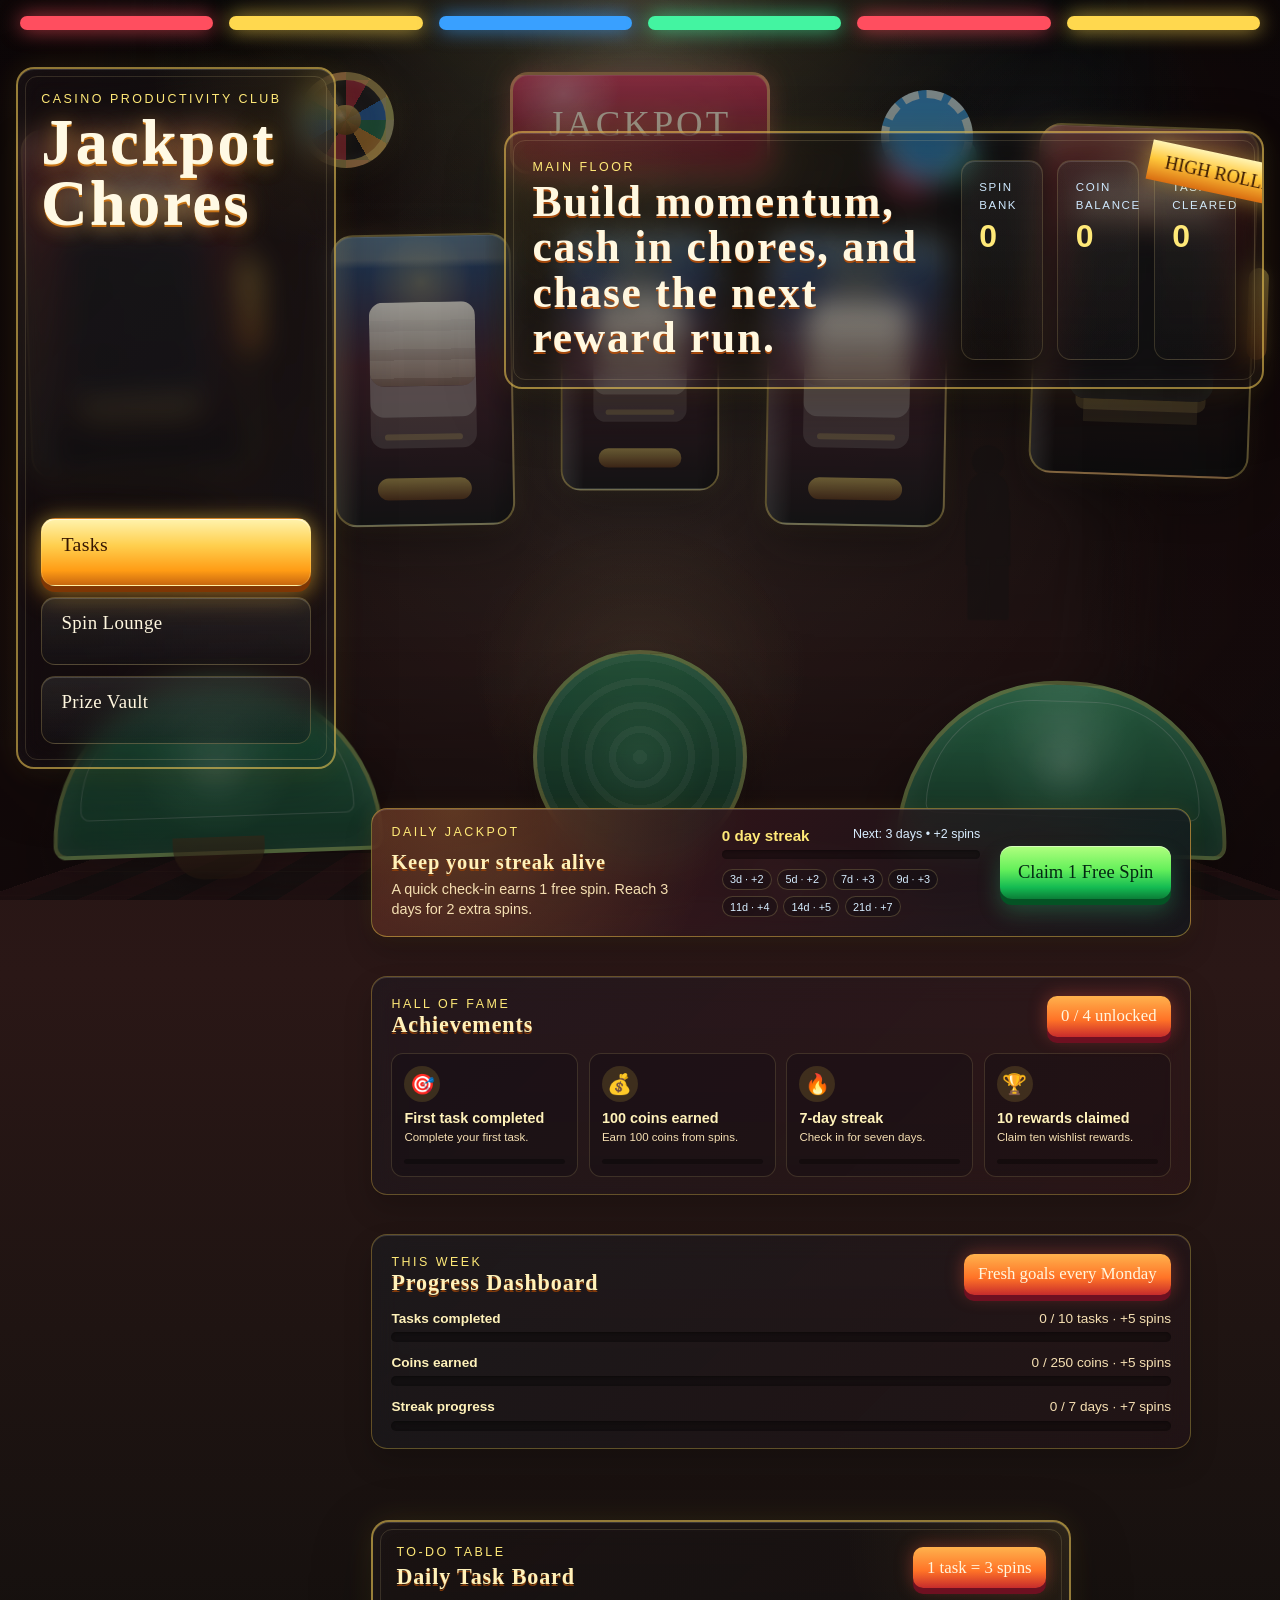
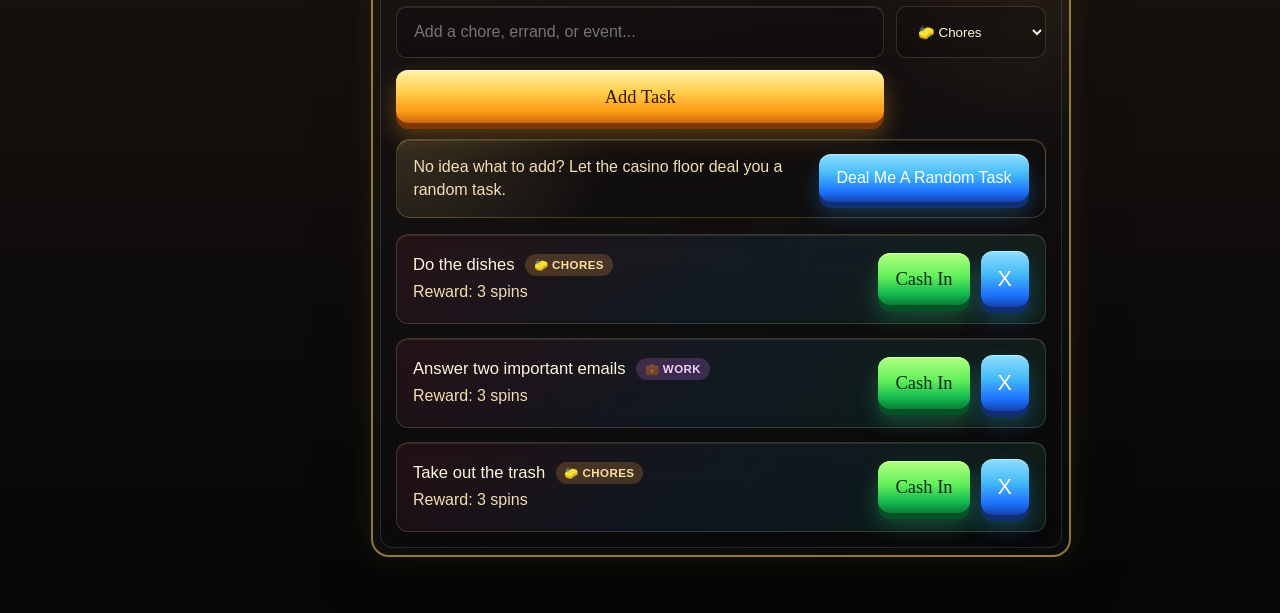
<file: index.html>
<!DOCTYPE html>
<html lang="en">
  <head>
    <meta charset="UTF-8" />
    <meta name="viewport" content="width=device-width, initial-scale=1.0" />
    <title>Jackpot Chores | Tasks</title>
    <link rel="stylesheet" href="./styles.css?v=20260929brightbg" />
  </head>
  <body data-page="tasks">
    <div class="site-lights" aria-hidden="true">
      <span></span><span></span><span></span><span></span><span></span><span></span>
    </div>

    <div class="casino-backdrop" aria-hidden="true">
      <div class="backdrop-wheel"></div>
      <div class="backdrop-machine left"></div>
      <div class="backdrop-machine right"></div>
      <div class="backdrop-slot slot-one"></div>
      <div class="backdrop-slot slot-two"></div>
      <div class="backdrop-slot slot-three"></div>
      <div class="backdrop-cardtable table-one"></div>
      <div class="backdrop-cardtable table-two"></div>
      <div class="backdrop-craps"></div>
      <div class="backdrop-blackjack"></div>
      <div class="backdrop-pokerchips"></div>
      <div class="backdrop-person person-one"></div>
      <div class="backdrop-person person-two"></div>
      <div class="backdrop-person person-three"></div>
      <div class="backdrop-sign"></div>
      <div class="casino-floor"></div>
      <div class="backdrop-cards"></div>
      <div class="backdrop-coins"></div>
    </div>

    <main class="page-shell">
      <header class="site-header">
        <div>
          <p class="eyebrow">Casino Productivity Club</p>
          <h1>Jackpot Chores</h1>
        </div>
        <nav class="top-nav" aria-label="Primary">
          <a class="nav-link active" href="./index.html">Tasks</a>
        <a class="nav-link" href="./spin.html">Spin Lounge</a>
        <a class="nav-link" href="./spending.html">Prize Vault</a>
        </nav>
      </header>

      <section class="hero-banner hero-tasks">
        <div>
          <p class="eyebrow">Main Floor</p>
          <h2>Build momentum, cash in chores, and chase the next reward run.</h2>
        </div>
        <div class="hero-stats" id="sharedStats"></div>
      </section>

      <section class="daily-return-card" aria-labelledby="dailyReturnTitle">
        <div class="daily-return-copy">
          <span class="panel-kicker">Daily Jackpot</span>
          <h3 id="dailyReturnTitle">Keep your streak alive</h3>
          <p id="dailyReturnDetail">Check in once a day to earn bonus spins and build toward a 7-day reward.</p>
        </div>
        <div class="daily-return-progress" aria-live="polite">
          <div class="daily-return-numbers">
            <strong><span id="dailyStreakCount">0</span> day streak</strong>
            <span id="dailyMilestoneCopy">Next milestone: 3 days</span>
          </div>
          <div class="progress-track"><span id="dailyMilestoneProgress"></span></div>
          <div id="milestoneLadder" class="milestone-ladder" aria-label="Streak milestone goals"></div>
        </div>
        <button id="dailyCheckInButton" class="cash-button" type="button">Claim Bonus Spin</button>
      </section>

      <section class="achievements-card" aria-labelledby="achievementsTitle">
        <div class="achievements-heading">
          <div>
            <span class="panel-kicker">Hall of Fame</span>
            <h3 id="achievementsTitle">Achievements</h3>
          </div>
          <span id="achievementCount" class="panel-badge">0 / 4 unlocked</span>
        </div>
        <div id="achievementList" class="achievement-list" aria-live="polite"></div>
      </section>

      <section class="weekly-progress-card" aria-labelledby="weeklyProgressTitle">
        <div class="achievements-heading">
          <div>
            <span class="panel-kicker">This Week</span>
            <h3 id="weeklyProgressTitle">Progress Dashboard</h3>
          </div>
          <span class="panel-badge">Fresh goals every Monday</span>
        </div>
        <div id="weeklyProgressList" class="weekly-progress-list" aria-live="polite"></div>
      </section>

      <section class="page-grid single-focus">
        <section class="panel feature-panel">
          <div class="panel-header">
            <div>
              <p class="panel-kicker">To-Do Table</p>
              <h3>Daily Task Board</h3>
            </div>
            <span class="panel-badge">1 task = 3 spins</span>
          </div>

          <form id="taskForm" class="stack-form">
            <input
              id="taskInput"
              name="task"
              type="text"
              maxlength="90"
              placeholder="Add a chore, errand, or event..."
              autocomplete="off"
              required
            />
            <select id="taskCategory" name="category" aria-label="Task category">
              <option value="chores">🧽 Chores</option>
              <option value="school">📚 School</option>
              <option value="fitness">💪 Fitness</option>
              <option value="work">💼 Work</option>
            </select>
            <button type="submit">Add Task</button>
          </form>

          <div class="task-randomizer">
            <p class="task-randomizer-copy">No idea what to add? Let the casino floor deal you a random task.</p>
            <button id="randomTaskButton" class="secondary-action random-task-button" type="button">
              Deal Me A Random Task
            </button>
          </div>

          <ul id="taskList" class="card-list" aria-live="polite"></ul>
        </section>
      </section>
    </main>

    <div id="rewardModal" class="modal hidden" role="dialog" aria-modal="true" aria-labelledby="rewardTitle">
      <div class="modal-card">
        <p class="panel-kicker">Task Complete</p>
        <h2 id="rewardTitle">You just earned 3 spins</h2>
        <p>
          Want to use those spins right now in the Spin Lounge, or bank them for
          a later streak?
        </p>
        <div class="modal-actions">
          <button id="useSpinsNowButton" class="primary-action" type="button">Use 3 Spins Now</button>
          <button id="collectLaterButton" class="secondary-action" type="button">Collect For Later</button>
        </div>
      </div>
    </div>

    <template id="taskItemTemplate">
      <li class="card-item">
        <div class="card-copy">
          <div class="task-title-row"><span class="card-title"></span><span class="task-category"></span></div>
          <span class="card-subtitle">Reward: 3 spins</span>
        </div>
        <div class="card-actions">
          <button class="cash-button" type="button">Cash In</button>
          <button class="delete-button" type="button" aria-label="Delete task">X</button>
        </div>
      </li>
    </template>

    <script src="./app.js?v=20260929categories"></script>
    <script src="./tasks.js?v=20260929categories"></script>
  </body>
</html>
</file>
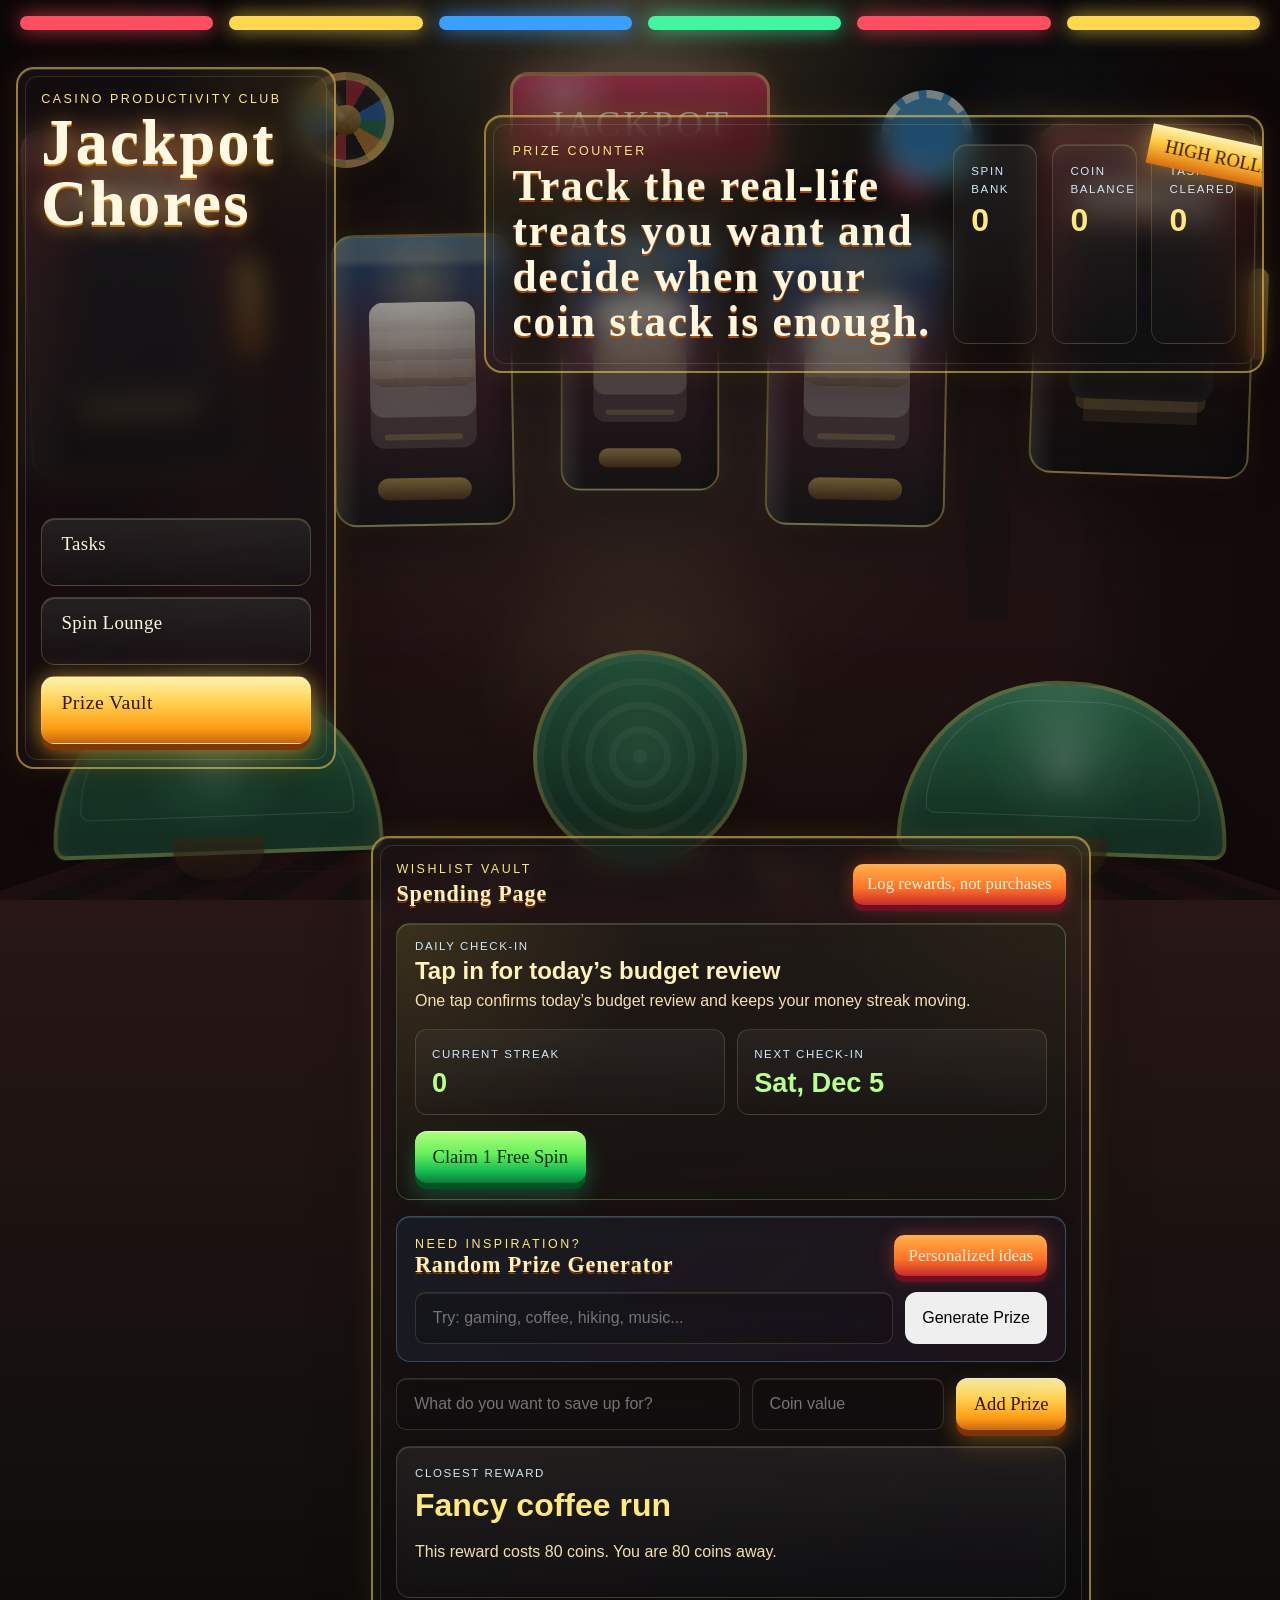
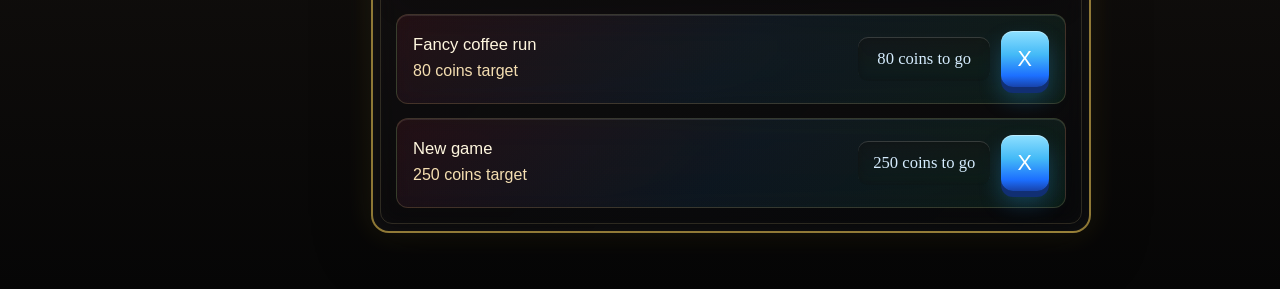
<file: spending.html>
<!DOCTYPE html>
<html lang="en">
  <head>
    <meta charset="UTF-8" />
    <meta name="viewport" content="width=device-width, initial-scale=1.0" />
    <title>Jackpot Chores | Prize Vault</title>
    <link rel="stylesheet" href="./styles.css?v=20260929brightbg" />
  </head>
  <body data-page="spending">
    <div class="site-lights" aria-hidden="true">
      <span></span><span></span><span></span><span></span><span></span><span></span>
    </div>

    <div class="casino-backdrop" aria-hidden="true">
      <div class="backdrop-wheel"></div>
      <div class="backdrop-machine left"></div>
      <div class="backdrop-machine right"></div>
      <div class="backdrop-slot slot-one"></div>
      <div class="backdrop-slot slot-two"></div>
      <div class="backdrop-slot slot-three"></div>
      <div class="backdrop-cardtable table-one"></div>
      <div class="backdrop-cardtable table-two"></div>
      <div class="backdrop-craps"></div>
      <div class="backdrop-blackjack"></div>
      <div class="backdrop-pokerchips"></div>
      <div class="backdrop-person person-one"></div>
      <div class="backdrop-person person-two"></div>
      <div class="backdrop-person person-three"></div>
      <div class="backdrop-sign"></div>
      <div class="casino-floor"></div>
      <div class="backdrop-cards"></div>
      <div class="backdrop-coins"></div>
    </div>

    <main class="page-shell">
      <header class="site-header">
        <div>
          <p class="eyebrow">Casino Productivity Club</p>
          <h1>Jackpot Chores</h1>
        </div>
        <nav class="top-nav" aria-label="Primary">
          <a class="nav-link" href="./index.html">Tasks</a>
        <a class="nav-link" href="./spin.html">Spin Lounge</a>
        <a class="nav-link active" href="./spending.html">Prize Vault</a>
        </nav>
      </header>

      <section class="hero-banner hero-spending">
        <div>
          <p class="eyebrow">Prize Counter</p>
          <h2>Track the real-life treats you want and decide when your coin stack is enough.</h2>
        </div>
        <div class="hero-stats" id="sharedStats"></div>
      </section>

      <section class="page-grid single-focus">
        <section class="panel feature-panel">
          <div class="panel-header">
            <div>
              <p class="panel-kicker">Wishlist Vault</p>
              <h3>Spending Page</h3>
            </div>
            <span class="panel-badge">Log rewards, not purchases</span>
          </div>

          <article class="budget-checkin-card">
            <div class="budget-checkin-copy">
              <span class="stat-label">Daily Check-In</span>
              <strong id="budgetCheckInHeadline">Tap in for today’s budget review</strong>
              <p id="budgetCheckInDetail">
                One tap confirms today’s budget review and keeps your money streak moving.
              </p>
            </div>
            <div class="budget-checkin-stats">
              <article class="budget-chip">
                <span class="stat-label">Current Streak</span>
                <strong id="budgetStreakCount">0</strong>
              </article>
              <article class="budget-chip">
                <span class="stat-label">Next Check-In</span>
                <strong id="nextBudgetCheckIn">Tomorrow</strong>
              </article>
            </div>
            <button id="budgetCheckInButton" class="cash-button budget-checkin-button" type="button">
              Confirm Today’s Review
            </button>
          </article>

          <article class="prize-generator-card">
            <div class="prize-generator-heading">
              <div>
                <span class="panel-kicker">Need Inspiration?</span>
                <h3>Random Prize Generator</h3>
              </div>
              <span class="panel-badge">Personalized ideas</span>
            </div>
            <form id="prizeGeneratorForm" class="prize-generator-form">
              <input
                id="prizeInterests"
                type="text"
                maxlength="180"
                placeholder="Try: gaming, coffee, hiking, music..."
                autocomplete="off"
              />
              <button type="submit">Generate Prize</button>
            </form>
            <div id="generatedPrize" class="generated-prize hidden" aria-live="polite">
              <div>
                <span class="stat-label">Your Suggested Prize</span>
                <strong id="generatedPrizeTitle"></strong>
                <p id="generatedPrizeReason"></p>
              </div>
              <div class="generated-prize-actions">
                <span id="generatedPrizeValue" class="prize-value"></span>
                <button id="saveGeneratedPrize" class="cash-button" type="button">Add To Wishlist</button>
              </div>
            </div>
          </article>

          <form id="wishlistForm" class="stack-form stack-form-wide">
            <input
              id="wishlistName"
              name="wishlistName"
              type="text"
              maxlength="80"
              placeholder="What do you want to save up for?"
              autocomplete="off"
              required
            />
            <input
              id="wishlistValue"
              name="wishlistValue"
              type="number"
              min="1"
              max="5000"
              step="1"
              placeholder="Coin value"
              required
            />
            <button type="submit">Add Prize</button>
          </form>

          <article class="highlight-card">
            <span class="stat-label">Closest Reward</span>
            <strong id="wishlistHighlightTitle">No wishlist items yet</strong>
            <p id="wishlistHighlightCopy">
              Add something you want, give it a coin value, and this page will
              track when your winnings can cover it.
            </p>
          </article>

          <ul id="wishlistList" class="card-list" aria-live="polite"></ul>
        </section>
      </section>
    </main>

    <div id="claimModal" class="modal hidden" role="dialog" aria-modal="true" aria-labelledby="claimTitle">
      <div class="modal-card">
        <p class="panel-kicker">Wishlist Reward</p>
        <h2 id="claimTitle">Claim this reward?</h2>
        <p id="claimCopy">
          You have enough coins for this reward. This app will not buy it for
          you, but it can log the reward and spend the pretend coins if you
          decide to treat yourself in real life.
        </p>
        <div class="modal-actions">
          <button id="confirmClaimButton" class="primary-action" type="button">Spend Coins</button>
          <button id="cancelClaimButton" class="secondary-action" type="button">Keep Saving</button>
        </div>
      </div>
    </div>

    <template id="wishlistItemTemplate">
      <li class="card-item">
        <div class="card-copy">
          <span class="card-title"></span>
          <span class="card-subtitle"></span>
        </div>
        <div class="card-actions">
          <button class="wishlist-status" type="button"></button>
          <button class="delete-button delete-wishlist" type="button" aria-label="Delete wishlist item">X</button>
        </div>
      </li>
    </template>

    <script src="./app.js?v=20260922prizegen"></script>
    <script src="./spending.js?v=20260922prizegen"></script>
  </body>
</html>
</file>
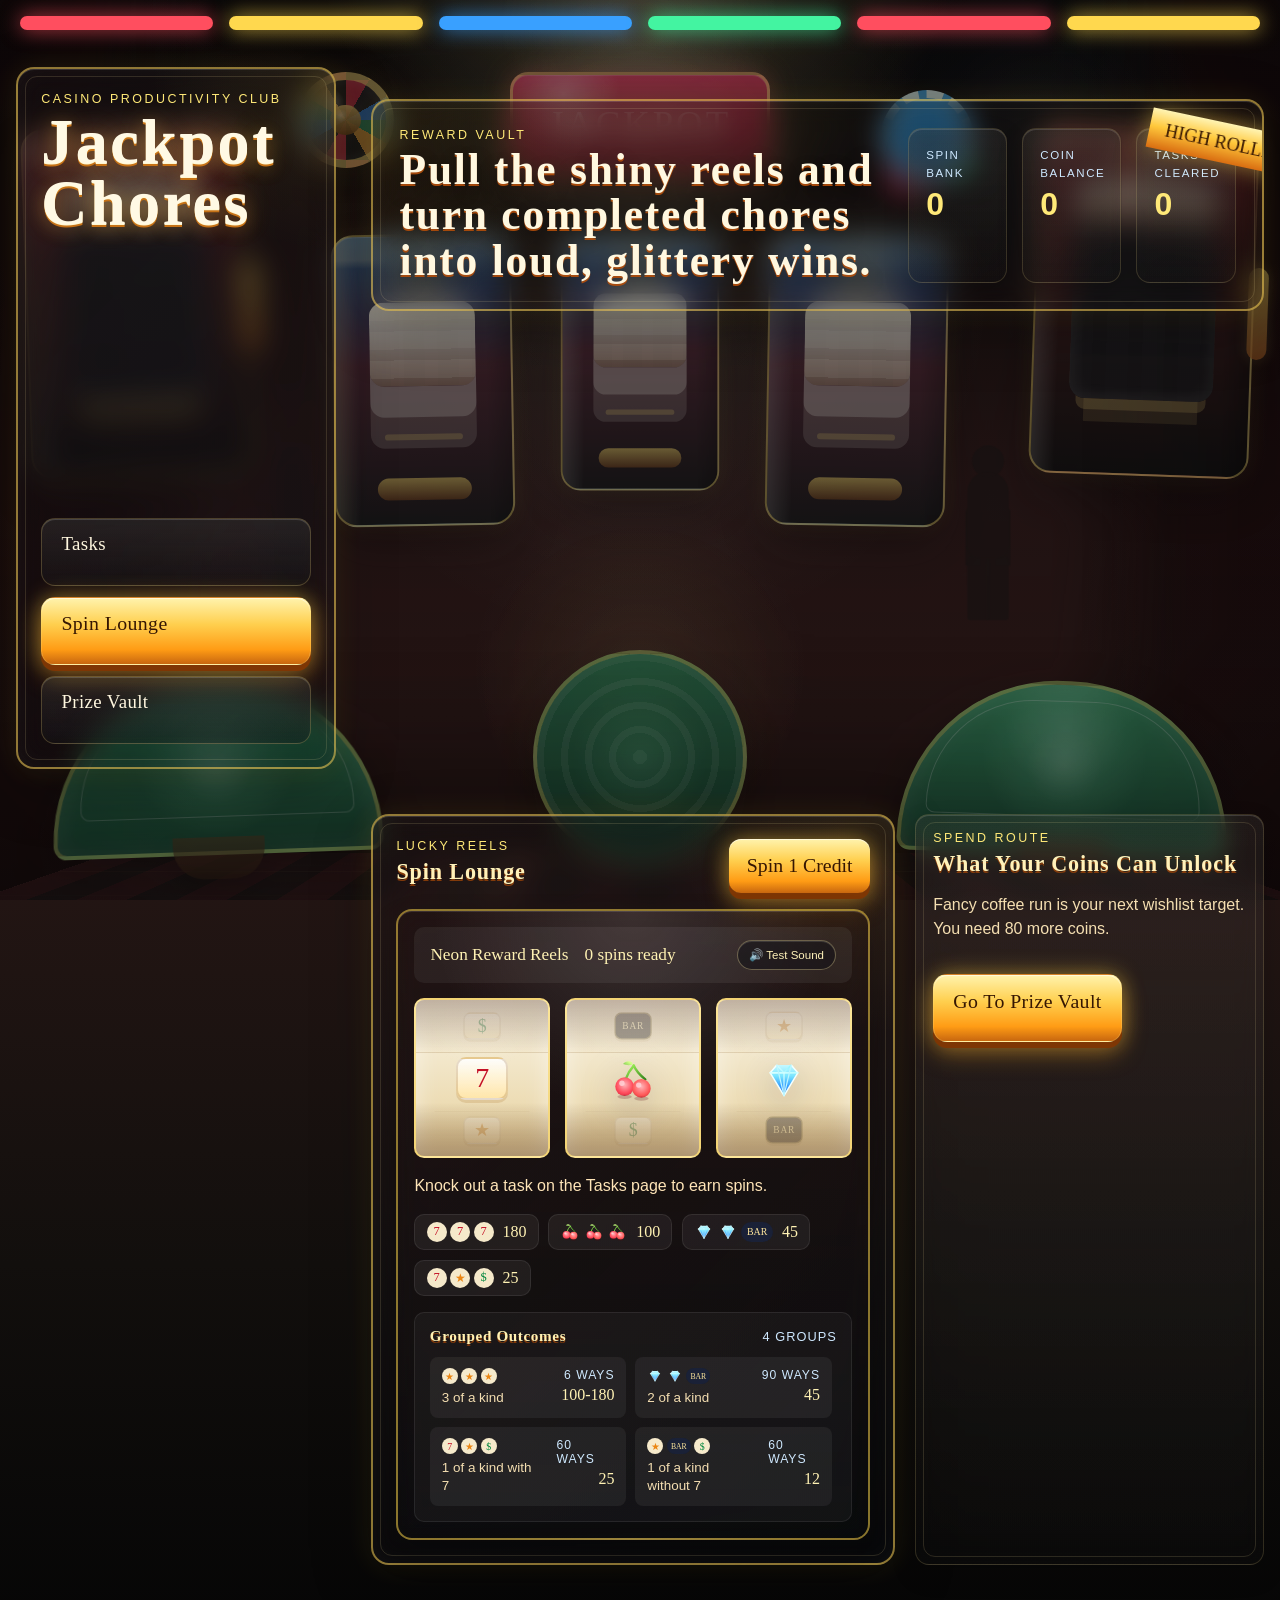
<file: spin.html>
<!DOCTYPE html>
<html lang="en">
  <head>
    <meta charset="UTF-8" />
    <meta name="viewport" content="width=device-width, initial-scale=1.0" />
    <title>Jackpot Chores | Spin Lounge</title>
    <link rel="stylesheet" href="./styles.css?v=20260929brightbg" />
  </head>
  <body data-page="spin">
    <div class="site-lights" aria-hidden="true">
      <span></span><span></span><span></span><span></span><span></span><span></span>
    </div>

    <div class="casino-backdrop" aria-hidden="true">
      <div class="backdrop-wheel"></div>
      <div class="backdrop-machine left"></div>
      <div class="backdrop-machine right"></div>
      <div class="backdrop-slot slot-one"></div>
      <div class="backdrop-slot slot-two"></div>
      <div class="backdrop-slot slot-three"></div>
      <div class="backdrop-cardtable table-one"></div>
      <div class="backdrop-cardtable table-two"></div>
      <div class="backdrop-craps"></div>
      <div class="backdrop-blackjack"></div>
      <div class="backdrop-pokerchips"></div>
      <div class="backdrop-person person-one"></div>
      <div class="backdrop-person person-two"></div>
      <div class="backdrop-person person-three"></div>
      <div class="backdrop-sign"></div>
      <div class="casino-floor"></div>
      <div class="backdrop-cards"></div>
      <div class="backdrop-coins"></div>
    </div>

    <main class="page-shell">
      <header class="site-header">
        <div>
          <p class="eyebrow">Casino Productivity Club</p>
          <h1>Jackpot Chores</h1>
        </div>
        <nav class="top-nav" aria-label="Primary">
          <a class="nav-link" href="./index.html">Tasks</a>
        <a class="nav-link active" href="./spin.html">Spin Lounge</a>
        <a class="nav-link" href="./spending.html">Prize Vault</a>
        </nav>
      </header>

      <section class="hero-banner hero-spin">
        <div>
          <p class="eyebrow">Reward Vault</p>
          <h2>Pull the shiny reels and turn completed chores into loud, glittery wins.</h2>
        </div>
        <div class="hero-stats" id="sharedStats"></div>
      </section>

      <section class="page-grid spin-layout">
        <section class="panel feature-panel">
          <div class="panel-header">
            <div>
              <p class="panel-kicker">Lucky Reels</p>
              <h3>Spin Lounge</h3>
            </div>
            <button id="spinButton" class="hero-button" type="button">Spin 1 Credit</button>
          </div>

          <div class="slot-machine">
            <div class="machine-marquee">
              <span>Neon Reward Reels</span>
              <span id="spinBankInline">0 spins ready</span>
              <button id="soundButton" class="sound-button" type="button">🔊 Test Sound</button>
            </div>
            <div class="reel-row" id="reelRow">
              <div class="reel" id="reel1"></div>
              <div class="reel" id="reel2"></div>
              <div class="reel" id="reel3"></div>
            </div>
            <div class="machine-footer">
              <p id="slotMessage">Knock out a task on the Tasks page to earn spins.</p>
              <div class="payout-strip">
                <span class="payout-card">
                  <span class="payout-icons">
                    <span class="mini-token seven">7</span>
                    <span class="mini-token seven">7</span>
                    <span class="mini-token seven">7</span>
                  </span>
                  <span class="payout-value">180</span>
                </span>
                <span class="payout-card">
                  <span class="payout-icons">
                    <img class="mini-icon" src="./assets/cherries.svg" alt="Cherries" />
                    <img class="mini-icon" src="./assets/cherries.svg" alt="Cherries" />
                    <img class="mini-icon" src="./assets/cherries.svg" alt="Cherries" />
                  </span>
                  <span class="payout-value">100</span>
                </span>
                <span class="payout-card">
                  <span class="payout-icons">
                    <img class="mini-icon" src="./assets/diamond.svg" alt="Diamond" />
                    <img class="mini-icon" src="./assets/diamond.svg" alt="Diamond" />
                    <span class="mini-token bar">BAR</span>
                  </span>
                  <span class="payout-value">45</span>
                </span>
                <span class="payout-card">
                  <span class="payout-icons">
                    <span class="mini-token seven">7</span>
                    <span class="mini-token star">★</span>
                    <span class="mini-token cash">$</span>
                  </span>
                  <span class="payout-value">25</span>
                </span>
              </div>
              <div class="all-outcomes-panel">
                <div class="all-outcomes-header">
                  <h3>Grouped Outcomes</h3>
                  <span id="outcomeCount">0 groups</span>
                </div>
                <div id="allOutcomesList" class="all-outcomes-list" aria-live="polite"></div>
              </div>
            </div>
          </div>
        </section>

        <aside class="panel side-panel">
          <div class="panel-header">
            <div>
              <p class="panel-kicker">Spend Route</p>
              <h3>What Your Coins Can Unlock</h3>
            </div>
          </div>
          <p id="rewardSuggestion" class="support-copy"></p>
          <a class="page-jump" href="./spending.html">Go To Prize Vault</a>
        </aside>
      </section>
    </main>

    <div id="jackpotCelebration" class="jackpot-celebration hidden" role="status" aria-live="assertive">
      <div class="celebration-card">
        <div id="celebrationConfetti" class="celebration-confetti" aria-hidden="true"></div>
        <span class="panel-kicker">Jackpot Hit</span>
        <strong>BIG WIN!</strong>
        <span id="celebrationCopy">180 coins are yours.</span>
      </div>
    </div>

    <template id="outcomeItemTemplate">
      <div class="outcome-item">
        <div class="outcome-copy">
          <div class="outcome-icons"></div>
          <span class="outcome-note"></span>
        </div>
        <div class="outcome-meta">
          <span class="outcome-ways"></span>
          <span class="outcome-coins"></span>
        </div>
      </div>
    </template>

    <script src="./app.js?v=20260922prizegen"></script>
    <script src="./spin.js?v=20260922soundfix2"></script>
  </body>
</html>
</file>
<file: styles.css>
:root {
  --gold: #ffd84e;
  --gold-soft: #ffeaa3;
  --cream: #fff7df;
  --red: #d22135;
  --red-dark: #4b0d12;
  --green: #11995d;
  --green-dark: #0b5736;
  --blue: #1a72ea;
  --ink: #070707;
  --charcoal: #131110;
  --glass: rgba(18, 14, 11, 0.26);
  --glass-strong: rgba(18, 14, 11, 0.42);
  --border: rgba(255, 216, 78, 0.72);
  --text-soft: #f5dfb2;
  --display-font: "Pistilli Roman", "Bodoni 72", "Didot", "Times New Roman", serif;
  --script-font: "LHF Chicago Script", "Snell Roundhand", "Apple Chancery", "Brush Script MT", cursive;
  --ui-font: "Trebuchet MS", "Verdana", sans-serif;
}

* {
  box-sizing: border-box;
}

html {
  scroll-behavior: smooth;
}

button,
input,
.nav-link,
.page-jump,
.card-item,
.stat-card,
.highlight-card,
.panel,
.hero-banner,
.slot-machine,
.reel {
  transition:
    transform 260ms cubic-bezier(0.22, 1, 0.36, 1),
    box-shadow 260ms cubic-bezier(0.22, 1, 0.36, 1),
    filter 260ms cubic-bezier(0.22, 1, 0.36, 1),
    background-color 260ms cubic-bezier(0.22, 1, 0.36, 1),
    border-color 260ms cubic-bezier(0.22, 1, 0.36, 1),
    opacity 260ms cubic-bezier(0.22, 1, 0.36, 1);
}

body {
  margin: 0;
  min-height: 100vh;
  font-family: var(--ui-font);
  color: var(--cream);
  background:
    radial-gradient(circle at 50% -6%, rgba(255, 231, 157, 0.28), transparent 18%),
    radial-gradient(circle at 50% 18%, rgba(255, 245, 205, 0.08), transparent 24%),
    linear-gradient(180deg, #090808 0%, #120d0c 14%, #241414 30%, #2a1716 44%, #1f1412 60%, #120f0d 78%, #060606 100%);
  overflow-x: hidden;
}

body::before {
  content: "";
  position: fixed;
  inset: 0;
  background:
    radial-gradient(circle at 18% 16%, rgba(255, 228, 144, 0.08), transparent 9%),
    radial-gradient(circle at 50% 11%, rgba(255, 241, 187, 0.1), transparent 12%),
    radial-gradient(circle at 82% 16%, rgba(255, 228, 144, 0.08), transparent 9%),
    linear-gradient(90deg, rgba(41, 10, 12, 0.72) 0 7%, transparent 14% 86%, rgba(41, 10, 12, 0.72) 93% 100%),
    linear-gradient(180deg, rgba(255,255,255,0.02), transparent 18% 72%, rgba(0,0,0,0.42));
  opacity: 0.56;
  pointer-events: none;
}

body::after {
  content: "";
  position: fixed;
  inset: 0;
  background:
    radial-gradient(circle at 50% 20%, rgba(255, 248, 214, 0.08), transparent 17%),
    radial-gradient(circle at 50% 76%, rgba(255, 214, 92, 0.06), transparent 20%),
    linear-gradient(180deg, rgba(0,0,0,0.16), transparent 24%, transparent 70%, rgba(0,0,0,0.38)),
    linear-gradient(90deg, rgba(0,0,0,0.28), transparent 16%, transparent 84%, rgba(0,0,0,0.28));
  opacity: 0.42;
  pointer-events: none;
}

.site-lights {
  position: fixed;
  top: 0;
  left: 0;
  z-index: 6;
  width: 100%;
  display: grid;
  grid-template-columns: repeat(6, 1fr);
  gap: 1rem;
  padding: 1rem 1.25rem 0;
  pointer-events: none;
}

.site-lights span {
  height: 14px;
  border-radius: 999px;
  animation: pulse 1.1s infinite alternate;
}

.site-lights span:nth-child(1),
.site-lights span:nth-child(5) { background: #ff4e5f; box-shadow: 0 0 20px rgba(255, 78, 95, 0.74); }
.site-lights span:nth-child(2),
.site-lights span:nth-child(6) { background: var(--gold); box-shadow: 0 0 20px rgba(255, 216, 78, 0.74); }
.site-lights span:nth-child(3) { background: #39a0ff; box-shadow: 0 0 20px rgba(57, 160, 255, 0.74); }
.site-lights span:nth-child(4) { background: #43f4a1; box-shadow: 0 0 20px rgba(67, 244, 161, 0.74); }

.casino-backdrop {
  position: fixed;
  inset: 0;
  pointer-events: none;
  overflow: hidden;
  filter: brightness(0.64) saturate(0.8) contrast(0.94);
}

.casino-backdrop::before,
.casino-backdrop::after {
  content: "";
  position: absolute;
  inset: 0;
}

.casino-backdrop::before {
  background:
    radial-gradient(circle at 50% 3%, rgba(255, 245, 208, 0.26), transparent 13%),
    radial-gradient(circle at 22% 22%, rgba(255, 70, 70, 0.1), transparent 18%),
    radial-gradient(circle at 80% 18%, rgba(61, 145, 255, 0.12), transparent 16%),
    linear-gradient(180deg, rgba(0, 0, 0, 0.08) 0 16%, transparent 28% 100%),
    linear-gradient(90deg, rgba(7, 7, 7, 0.54) 0 9%, transparent 18% 82%, rgba(7, 7, 7, 0.54) 91% 100%);
  opacity: 0.72;
}

.casino-backdrop::after {
  background:
    radial-gradient(circle at 50% 74%, rgba(255, 223, 146, 0.14), transparent 18%),
    radial-gradient(circle at 50% 44%, rgba(255, 255, 255, 0.05), transparent 26%),
    linear-gradient(180deg, rgba(5, 5, 7, 0.18), rgba(5, 5, 7, 0.08) 32%, rgba(2, 2, 3, 0.34));
  opacity: 0.72;
}

.backdrop-wheel,
.backdrop-machine,
.backdrop-slot,
.backdrop-cardtable,
.backdrop-craps,
.backdrop-blackjack,
.backdrop-pokerchips,
.backdrop-person,
.backdrop-sign,
.casino-floor,
.backdrop-cards,
.backdrop-coins {
  position: absolute;
}

.backdrop-wheel {
  z-index: 1;
  width: 96px;
  height: 96px;
  top: 8%;
  left: 27%;
  transform: translateX(-50%);
  border-radius: 50%;
  border: 8px solid rgba(247, 205, 86, 0.72);
  background:
    radial-gradient(circle at 30% 28%, rgba(255,255,255,0.38), transparent 18%),
    radial-gradient(circle at 50% 50%, rgba(255,255,255,0.08), transparent 56%),
    conic-gradient(#c11e32 0 30deg, #1b1718 30deg 60deg, #1462bf 60deg 90deg, #117345 90deg 120deg, #c97c16 120deg 150deg, #141111 150deg 180deg, #c11e32 180deg 210deg, #1b1718 210deg 240deg, #1462bf 240deg 270deg, #117345 270deg 300deg, #c97c16 300deg 330deg, #141111 330deg 360deg);
  opacity: 0.9;
  box-shadow:
    inset 0 0 18px rgba(255,255,255,0.12),
    0 18px 50px rgba(0, 0, 0, 0.32),
    0 0 30px rgba(255, 216, 78, 0.16);
  animation: slowSpin 48s linear infinite;
}

.backdrop-wheel::after {
  content: "";
  position: absolute;
  inset: 31%;
  border-radius: 50%;
  background:
    radial-gradient(circle at 35% 35%, rgba(255,255,255,0.34), transparent 24%),
    linear-gradient(180deg, rgba(230, 184, 78, 0.85), rgba(121, 66, 9, 0.95));
}

.backdrop-machine,
.backdrop-slot {
  border-radius: 22px;
  border: 2px solid rgba(255, 216, 78, 0.55);
  box-shadow:
    inset 0 1px 0 rgba(255,255,255,0.18),
    0 20px 48px rgba(0, 0, 0, 0.34),
    0 0 24px rgba(255, 216, 78, 0.12);
}

.backdrop-machine {
  z-index: 2;
  width: 220px;
  height: 350px;
  background:
    linear-gradient(90deg, rgba(255,255,255,0.16), transparent 11%, transparent 87%, rgba(0,0,0,0.34)),
    linear-gradient(180deg, rgba(255, 236, 176, 0.28) 0 6%, transparent 12% 100%),
    radial-gradient(circle at 50% 11%, rgba(255, 229, 144, 0.34), transparent 16%),
    linear-gradient(180deg, rgba(146, 28, 41, 0.96), rgba(66, 23, 23, 0.96) 40%, rgba(13, 11, 12, 0.98));
  opacity: 0.98;
}

.backdrop-machine::before,
.backdrop-machine::after {
  content: "";
  position: absolute;
}

.backdrop-machine::before {
  inset: 52px 36px 74px;
  border-radius: 16px;
  background:
    linear-gradient(180deg, rgba(255,250,233,0.8), rgba(255,224,150,0.24) 20%, rgba(16,20,27,0.84) 21%, rgba(24,20,24,0.96)),
    repeating-linear-gradient(90deg, rgba(255,255,255,0.14) 0 22px, transparent 22px 36px),
    repeating-linear-gradient(180deg, rgba(255, 216, 78, 0.12) 0 30px, transparent 30px 44px);
  box-shadow:
    inset 0 0 18px rgba(255,255,255,0.12),
    0 18px 0 -7px rgba(255, 214, 92, 0.24),
    0 38px 0 -15px rgba(255, 214, 92, 0.14);
}

.backdrop-machine::after {
  right: -16px;
  top: 136px;
  width: 20px;
  height: 92px;
  border-radius: 999px;
  background: linear-gradient(180deg, rgba(255,216,78,0.7), rgba(198,95,14,0.74));
  box-shadow: 0 0 14px rgba(255, 216, 78, 0.2);
}

.backdrop-machine.left { left: 2%; top: 14%; transform: rotate(-2deg); }
.backdrop-machine.right { right: 2%; top: 14%; transform: rotate(2deg); }

.backdrop-slot {
  z-index: 2;
  width: 180px;
  height: 292px;
  background:
    linear-gradient(90deg, rgba(255,255,255,0.16), transparent 14%, transparent 86%, rgba(0,0,0,0.28)),
    linear-gradient(180deg, rgba(255, 236, 176, 0.26) 0 8%, transparent 11% 100%),
    radial-gradient(circle at 50% 16%, rgba(255, 216, 78, 0.32), transparent 20%),
    linear-gradient(180deg, rgba(22, 88, 157, 0.94), rgba(80, 31, 47, 0.95) 45%, rgba(19, 18, 20, 0.98));
  opacity: 0.97;
}

.backdrop-slot::before,
.backdrop-slot::after {
  content: "";
  position: absolute;
  left: 50%;
  transform: translateX(-50%);
  border-radius: 14px;
}

.backdrop-slot::before {
  top: 23%;
  width: 106px;
  height: 84px;
  background:
    linear-gradient(180deg, rgba(255,250,235,0.94), rgba(255,228,161,0.34)),
    repeating-linear-gradient(90deg, rgba(0,0,0,0.06) 0 21px, transparent 21px 34px),
    repeating-linear-gradient(180deg, rgba(255,255,255,0.16) 0 18px, transparent 18px 29px);
  box-shadow:
    0 31px 0 0 rgba(255,250,235,0.26),
    0 62px 0 0 rgba(255,250,235,0.16);
}

.backdrop-slot::after {
  bottom: 24px;
  width: 94px;
  height: 22px;
  background:
    linear-gradient(180deg, rgba(255, 216, 78, 0.62), rgba(166, 79, 12, 0.48));
  box-shadow: 0 -52px 0 -8px rgba(255, 216, 78, 0.26);
}

.slot-one { left: 26%; top: 26%; transform: rotate(-1deg); }
.slot-two { right: 26%; top: 26%; transform: rotate(1deg); }
.slot-three { left: 50%; top: 24%; transform: translateX(-50%) scale(0.88); }

.backdrop-cardtable,
.backdrop-blackjack {
  z-index: 2;
  border-radius: 999px 999px 82px 82px;
  border: 4px solid rgba(255, 216, 78, 0.46);
  background:
    radial-gradient(circle at 50% 42%, rgba(130, 255, 190, 0.26), transparent 44%),
    radial-gradient(circle at 50% 26%, rgba(255,255,255,0.14), transparent 30%),
    linear-gradient(180deg, rgba(37, 162, 97, 0.96), rgba(11, 79, 48, 0.98));
  box-shadow:
    inset 0 0 28px rgba(255,255,255,0.12),
    0 20px 54px rgba(0,0,0,0.34);
  opacity: 0.97;
}

.backdrop-cardtable::before,
.backdrop-blackjack::before {
  content: "";
  position: absolute;
  inset: 16px 24px 34px;
  border-radius: inherit;
  border: 1px solid rgba(255,255,255,0.26);
  background:
    radial-gradient(circle at 50% 56%, rgba(255,255,255,0.12), transparent 26%);
}

.backdrop-cardtable::after,
.backdrop-blackjack::after {
  content: "";
  position: absolute;
  left: 50%;
  bottom: -28px;
  width: 92px;
  height: 42px;
  transform: translateX(-50%);
  border-radius: 0 0 32px 32px;
  background: linear-gradient(180deg, rgba(105, 58, 22, 0.56), rgba(48, 24, 11, 0.74));
  box-shadow: 0 18px 26px rgba(0,0,0,0.24);
}

.backdrop-cardtable {
  width: 330px;
  height: 174px;
}

.table-one { left: 4%; bottom: 5%; transform: rotate(-2deg); }
.table-two { right: 4%; bottom: 5%; transform: rotate(2deg); }

.backdrop-craps {
  z-index: 2;
  width: 214px;
  height: 214px;
  left: 50%;
  bottom: 4%;
  transform: translateX(-50%);
  border-radius: 50%;
  border: 4px solid rgba(255, 216, 78, 0.46);
  background:
    radial-gradient(circle at 50% 50%, rgba(99, 255, 177, 0.18), transparent 46%),
    repeating-radial-gradient(circle at 50% 50%, rgba(255,255,255,0.08) 0 7px, transparent 7px 24px),
    linear-gradient(180deg, rgba(22, 126, 78, 0.96), rgba(10, 63, 40, 0.98));
  box-shadow: 0 18px 42px rgba(0,0,0,0.34);
  opacity: 0.98;
}

.backdrop-blackjack {
  display: none;
}

.backdrop-sign {
  z-index: 3;
  top: 8%;
  left: 50%;
  width: 260px;
  height: 102px;
  transform: translateX(-50%);
  border-radius: 18px;
  border: 3px solid rgba(255, 214, 92, 0.58);
  background:
    radial-gradient(circle at 20% 20%, rgba(255,255,255,0.3), transparent 26%),
    linear-gradient(180deg, rgba(255, 47, 94, 0.9), rgba(122, 18, 34, 0.86));
  box-shadow:
    inset 0 1px 0 rgba(255,255,255,0.18),
    0 0 24px rgba(255, 47, 94, 0.26),
    0 0 30px rgba(255, 216, 78, 0.2);
  opacity: 1;
}

.backdrop-sign::before {
  content: "JACKPOT";
  position: absolute;
  inset: 0;
  display: grid;
  place-items: center;
  color: rgba(255, 249, 222, 0.92);
  font-family: var(--display-font);
  font-size: 2.3rem;
  letter-spacing: 0.08em;
  text-shadow: 0 0 18px rgba(255, 216, 78, 0.46);
}

.backdrop-pokerchips {
  display: none;
}

.backdrop-pokerchips::before,
.backdrop-pokerchips::after {
  content: "";
  position: absolute;
  width: 92px;
  height: 92px;
  border-radius: 50%;
  border: 8px dashed rgba(255, 241, 210, 0.74);
  box-shadow: 0 14px 26px rgba(0,0,0,0.3);
}

.backdrop-pokerchips::before {
  left: 0;
  top: 28px;
  background: rgba(208, 35, 54, 0.88);
}

.backdrop-pokerchips::after {
  right: 8px;
  top: 0;
  background: rgba(27, 110, 234, 0.88);
}

.backdrop-cards {
  display: none;
}

.backdrop-coins {
  z-index: 3;
  right: 24%;
  top: 10%;
  width: 92px;
  height: 92px;
  border-radius: 50%;
  border: 8px dashed rgba(255, 248, 221, 0.72);
  background: rgba(43, 169, 255, 0.88);
  opacity: 0.98;
  box-shadow:
    0 14px 28px rgba(0,0,0,0.28),
    26px 22px 0 -22px rgba(55, 239, 144, 0.82),
    -16px 34px 0 -18px rgba(255, 47, 94, 0.78);
}

.backdrop-person {
  z-index: 2;
  width: 46px;
  height: 140px;
  opacity: 0.62;
  animation: driftWalk 14s ease-in-out infinite;
  filter: blur(0.4px);
}

.backdrop-person::before,
.backdrop-person::after {
  content: "";
  position: absolute;
  left: 50%;
  transform: translateX(-50%);
  background: rgba(22, 18, 16, 0.92);
}

.backdrop-person::before {
  top: 0;
  width: 34px;
  height: 34px;
  border-radius: 50%;
}

.backdrop-person::after {
  top: 28px;
  width: 44px;
  height: 92px;
  border-radius: 24px 24px 14px 14px;
  box-shadow:
    -10px 76px 0 -10px rgba(22, 18, 16, 0.92),
    10px 76px 0 -10px rgba(22, 18, 16, 0.92),
    -16px 22px 0 -14px rgba(22, 18, 16, 0.92),
    16px 22px 0 -14px rgba(22, 18, 16, 0.92);
}

.person-one { left: 18%; top: 46%; --walker-scale: 0.94; transform: scale(0.94); }
.person-two { right: 18%; top: 46%; --walker-scale: 0.94; transform: scale(0.94); animation-delay: -4s; }
.person-three { display: none; }

.person-one {
  left: 21%;
  top: 49%;
}

.person-two {
  right: 21%;
  top: 49%;
}

.casino-floor {
  z-index: 1;
  left: -8%;
  right: -8%;
  bottom: -3%;
  height: 42%;
  opacity: 0.98;
  background:
    radial-gradient(circle at 50% -10%, rgba(255, 216, 78, 0.28), transparent 24%),
    radial-gradient(circle at 50% 12%, rgba(255,255,255,0.08), transparent 18%),
    linear-gradient(90deg, rgba(255, 255, 255, 0.03) 0 1px, transparent 1px 100%),
    linear-gradient(90deg, transparent 0 30%, rgba(255, 221, 135, 0.14) 40% 40.4%, rgba(35, 20, 20, 0.18) 40.4% 59.6%, rgba(255, 221, 135, 0.14) 59.6% 60%, transparent 70% 100%),
    repeating-linear-gradient(90deg, rgba(92, 23, 28, 0.46) 0 56px, rgba(42, 23, 22, 0.42) 56px 112px),
    repeating-linear-gradient(0deg, rgba(255, 214, 92, 0.07) 0 2px, transparent 2px 64px),
    linear-gradient(180deg, rgba(84, 16, 20, 0.02), rgba(32, 18, 18, 0.4) 28%, rgba(18, 10, 12, 0.98));
  transform: perspective(900px) rotateX(74deg);
  transform-origin: bottom center;
}

.page-shell {
  position: relative;
  z-index: 1;
  width: min(1380px, calc(100% - 2rem));
  margin: 0 auto;
  padding: 4.2rem 0 3.5rem;
  display: grid;
  grid-template-columns: 320px minmax(0, 1fr);
  gap: 1.4rem 2.2rem;
  align-items: start;
}

.site-header,
.hero-banner,
.panel,
.modal-card {
  border-radius: 18px;
  border: 2px solid rgba(255, 214, 92, 0.54);
  background:
    radial-gradient(circle at top right, rgba(255, 216, 78, 0.08), transparent 24%),
    linear-gradient(135deg, rgba(28, 22, 25, 0.38), rgba(8, 12, 20, 0.24));
  box-shadow:
    inset 0 1px 0 rgba(255,255,255,0.14),
    inset 0 0 24px rgba(255,255,255,0.04),
    0 18px 60px rgba(0,0,0,0.28),
    0 0 30px rgba(255, 216, 78, 0.1);
  position: relative;
  backdrop-filter: blur(14px) saturate(1.18);
  -webkit-backdrop-filter: blur(14px) saturate(1.18);
}

.site-header::before,
.hero-banner::before,
.panel::before,
.modal-card::before {
  content: "";
  position: absolute;
  inset: 7px;
  border-radius: 12px;
  border: 1px solid rgba(255, 234, 164, 0.14);
  pointer-events: none;
}

.site-header,
.panel,
.modal-card {
  padding: 1.45rem;
}

.site-header {
  display: flex;
  flex-direction: column;
  justify-content: space-between;
  align-items: stretch;
  gap: 1rem;
  grid-column: 1;
  min-height: 78vh;
  position: sticky;
  top: 1.5rem;
}

.eyebrow,
.panel-kicker {
  margin: 0 0 0.35rem;
  text-transform: uppercase;
  letter-spacing: 0.2em;
  color: #ffe978;
  font-size: 0.78rem;
}

h1,
h2,
h3 {
  margin: 0;
  letter-spacing: 0.04em;
}

h1 {
  font-family: var(--display-font);
  font-size: clamp(2.9rem, 5vw, 4.9rem);
  font-weight: 700;
  line-height: 0.95;
  color: #fff9e4;
  text-shadow:
    0 1px 0 #fff7d1,
    0 3px 0 #c67216,
    0 6px 18px rgba(255, 173, 51, 0.24),
    0 0 26px rgba(255, 216, 78, 0.26);
}

h2 {
  font-family: var(--display-font);
  font-size: clamp(1.9rem, 3.4vw, 2.9rem);
  line-height: 1.04;
  color: #fff8e0;
  text-shadow: 0 2px 0 rgba(179, 78, 10, 0.9), 0 8px 18px rgba(0, 0, 0, 0.26);
}

h3 {
  font-family: var(--display-font);
  font-size: 1.38rem;
  color: #fff2ba;
  text-shadow: 0 2px 0 rgba(152, 67, 9, 0.82);
}

.top-nav {
  display: flex;
  flex-direction: column;
  gap: 0.7rem;
  margin-top: auto;
}

.nav-link,
.page-jump {
  text-decoration: none;
  color: var(--cream);
  padding: 0.9rem 1.2rem 0.75rem;
  border-radius: 14px;
  background:
    linear-gradient(180deg, rgba(255,255,255,0.08), rgba(255,255,255,0.02)),
    linear-gradient(180deg, rgba(18, 14, 12, 0.44), rgba(8, 8, 8, 0.2));
  border: 1px solid rgba(255, 224, 130, 0.22);
  transition: transform 220ms cubic-bezier(0.22, 1, 0.36, 1), box-shadow 220ms ease, filter 220ms ease, border-color 220ms ease;
  font-family: var(--script-font);
  font-size: 1.18rem;
  letter-spacing: 0.02em;
  box-shadow: inset 0 1px 0 rgba(255,255,255,0.16);
  min-height: 68px;
  backdrop-filter: blur(4px);
}

.nav-link.active,
.page-jump,
.hero-button {
  background: linear-gradient(180deg, #fff3ad, #ffcf4e 40%, #ff9c15 78%, #c8670f 100%);
  color: #351602;
  font-family: var(--script-font);
  font-size: 1.24rem;
  box-shadow:
    inset 0 1px 0 rgba(255,255,255,0.55),
    0 6px 0 #7e3604,
    0 12px 24px rgba(255, 164, 31, 0.34),
    0 0 22px rgba(255, 216, 78, 0.44);
}

.hero-banner {
  display: grid;
  grid-template-columns: 1.2fr 0.8fr;
  gap: 1rem;
  padding: 1.65rem;
  margin-top: 1rem;
  position: relative;
  overflow: hidden;
  grid-column: 2;
  width: min(820px, 100%);
  justify-self: start;
}

.hero-banner::after {
  content: "HIGH ROLLER";
  position: absolute;
  top: 22px;
  right: -40px;
  transform: rotate(12deg);
  padding: 0.6rem 1rem;
  background: linear-gradient(180deg, #fff4b4, #ffc83b 45%, #d96d11);
  color: #351602;
  font-family: var(--script-font);
  font-size: 1.15rem;
  box-shadow: 0 0 22px rgba(255, 216, 78, 0.45);
}

.hero-tasks,
.hero-spin,
.hero-spending {
  background:
    radial-gradient(circle at top left, rgba(255, 216, 78, 0.08), transparent 24%),
    linear-gradient(180deg, rgba(18, 14, 11, 0.22), rgba(8, 8, 8, 0.1));
}

.daily-return-card {
  display: grid;
  grid-template-columns: 1.2fr 1fr auto;
  align-items: center;
  gap: 1.25rem;
  grid-column: 2;
  width: min(820px, 100%);
  justify-self: start;
  margin-top: 1rem;
  padding: 1.05rem 1.2rem;
  border: 1px solid rgba(255, 216, 78, 0.42);
  border-radius: 16px;
  background:
    radial-gradient(circle at 10% 0%, rgba(255, 216, 78, 0.18), transparent 35%),
    linear-gradient(135deg, rgba(72, 22, 28, 0.8), rgba(14, 23, 30, 0.66));
  box-shadow:
    inset 0 1px 0 rgba(255,255,255,0.16),
    0 14px 28px rgba(0,0,0,0.2),
    0 0 22px rgba(255, 216, 78, 0.08);
  backdrop-filter: blur(14px) saturate(1.15);
  -webkit-backdrop-filter: blur(14px) saturate(1.15);
  transition: transform 260ms cubic-bezier(0.22, 1, 0.36, 1), box-shadow 260ms ease, border-color 260ms ease;
}

.daily-return-copy,
.daily-return-progress {
  display: grid;
  gap: 0.35rem;
}

.daily-return-copy h3 {
  margin: 0;
  color: #fff2ba;
  font-size: 1.28rem;
}

.daily-return-copy p {
  margin: 0;
  color: var(--text-soft);
  font-size: 0.9rem;
  line-height: 1.4;
}

.daily-return-numbers {
  display: flex;
  justify-content: space-between;
  gap: 0.75rem;
  color: #d9edff;
  font-size: 0.78rem;
}

.daily-return-numbers strong {
  color: #ffe978;
  font-size: 0.95rem;
}

.progress-track {
  height: 9px;
  overflow: hidden;
  border-radius: 999px;
  background: rgba(0, 0, 0, 0.34);
  box-shadow: inset 0 1px 3px rgba(0,0,0,0.35);
}

.progress-track span {
  display: block;
  width: 0;
  height: 100%;
  border-radius: inherit;
  background: linear-gradient(90deg, #ffb928, #ffe978, #8affb4);
  box-shadow: 0 0 12px rgba(255, 216, 78, 0.58);
  transition: width 320ms ease;
}

.milestone-ladder {
  display: flex;
  flex-wrap: wrap;
  gap: 0.35rem;
  margin-top: 0.25rem;
}

.milestone-chip {
  padding: 0.24rem 0.45rem;
  border: 1px solid rgba(255, 228, 143, 0.2);
  border-radius: 999px;
  color: #d6edff;
  background: rgba(5, 8, 13, 0.28);
  font-size: 0.68rem;
  transition: color 220ms ease, background-color 220ms ease, border-color 220ms ease, transform 220ms ease;
}

.milestone-chip.complete {
  color: #17200b;
  background: linear-gradient(180deg, #d9ff9e, #76ed67);
  border-color: rgba(175, 255, 141, 0.85);
  transform: translateY(-1px);
}

.daily-return-card .cash-button:disabled {
  cursor: not-allowed;
  transform: none;
  filter: none;
  background: linear-gradient(180deg, rgba(18, 14, 12, 0.52), rgba(9, 8, 8, 0.32));
  color: #d6edff;
  box-shadow: inset 0 1px 0 rgba(255,255,255,0.16);
}

.achievements-card {
  grid-column: 2;
  width: min(820px, 100%);
  justify-self: start;
  margin-top: 1rem;
  padding: 1.1rem 1.2rem;
  border: 1px solid rgba(255, 216, 78, 0.3);
  border-radius: 16px;
  background: linear-gradient(135deg, rgba(22, 27, 42, 0.34), rgba(53, 24, 31, 0.3));
  box-shadow: inset 0 1px 0 rgba(255,255,255,0.14), 0 14px 28px rgba(0,0,0,0.18);
  backdrop-filter: blur(14px) saturate(1.15);
  -webkit-backdrop-filter: blur(14px) saturate(1.15);
}

.achievements-heading {
  display: flex;
  align-items: center;
  justify-content: space-between;
  gap: 1rem;
  margin-bottom: 0.9rem;
}

.achievements-heading h3 {
  margin: 0;
}

.achievement-list {
  display: grid;
  grid-template-columns: repeat(4, minmax(0, 1fr));
  gap: 0.65rem;
}

.achievement-item {
  display: grid;
  gap: 0.55rem;
  min-width: 0;
  padding: 0.75rem;
  border: 1px solid rgba(255, 228, 143, 0.15);
  border-radius: 12px;
  background: rgba(5, 8, 13, 0.24);
  transition: transform 220ms ease, border-color 220ms ease, background-color 220ms ease;
}

.achievement-item:hover {
  transform: translateY(-2px);
  border-color: rgba(255, 228, 143, 0.38);
}

.achievement-item.unlocked {
  border-color: rgba(175, 255, 141, 0.46);
  background: rgba(35, 89, 48, 0.3);
}

.achievement-icon {
  display: grid;
  place-items: center;
  width: 2.25rem;
  height: 2.25rem;
  border-radius: 50%;
  background: rgba(255, 216, 78, 0.14);
  font-size: 1.25rem;
}

.achievement-item.unlocked .achievement-icon {
  color: #17320e;
  background: linear-gradient(180deg, #d9ff9e, #76ed67);
}

.achievement-copy {
  display: grid;
  gap: 0.22rem;
}

.achievement-copy strong {
  color: #fff2ba;
  font-size: 0.9rem;
}

.achievement-copy span {
  min-height: 2.2em;
  color: var(--text-soft);
  font-size: 0.72rem;
  line-height: 1.35;
}

.achievement-progress {
  height: 5px;
  overflow: hidden;
  border-radius: 999px;
  background: rgba(0,0,0,0.34);
}

.achievement-progress span {
  display: block;
  height: 100%;
  border-radius: inherit;
  background: linear-gradient(90deg, #ffb928, #8affb4);
  transition: width 360ms ease;
}

.weekly-progress-card {
  grid-column: 2;
  width: min(820px, 100%);
  justify-self: start;
  margin-top: 1rem;
  padding: 1.1rem 1.2rem;
  border: 1px solid rgba(255, 216, 78, 0.3);
  border-radius: 16px;
  background: linear-gradient(135deg, rgba(20, 34, 45, 0.34), rgba(43, 22, 33, 0.3));
  box-shadow: inset 0 1px 0 rgba(255,255,255,0.14), 0 14px 28px rgba(0,0,0,0.18);
  backdrop-filter: blur(14px) saturate(1.15);
  -webkit-backdrop-filter: blur(14px) saturate(1.15);
}

.weekly-progress-list {
  display: grid;
  gap: 0.8rem;
}

.weekly-goal {
  display: grid;
  gap: 0.4rem;
}

.weekly-goal-header {
  display: flex;
  justify-content: space-between;
  gap: 1rem;
  color: var(--text-soft);
  font-size: 0.85rem;
}

.weekly-goal-header strong {
  color: #fff2ba;
}

.weekly-goal.complete .weekly-goal-header strong,
.weekly-goal.complete .weekly-goal-header span {
  color: #aaff8d;
}

.weekly-goal-track {
  height: 10px;
  overflow: hidden;
  border-radius: 999px;
  background: rgba(0,0,0,0.34);
  box-shadow: inset 0 1px 3px rgba(0,0,0,0.35);
}

.weekly-goal-track span {
  display: block;
  height: 100%;
  border-radius: inherit;
  background: linear-gradient(90deg, #4ab7ff, #8affb4, #ffe978);
  box-shadow: 0 0 12px rgba(138, 255, 180, 0.38);
  transition: width 420ms cubic-bezier(0.22, 1, 0.36, 1);
}

.hero-stats {
  display: grid;
  grid-template-columns: repeat(3, minmax(0, 1fr));
  gap: 0.9rem;
}

.stat-card,
.highlight-card,
.side-panel {
  border-radius: 14px;
  padding: 1rem 1.1rem;
  background:
    linear-gradient(180deg, rgba(255,255,255,0.06), rgba(255,255,255,0.01)),
    linear-gradient(180deg, rgba(20, 16, 12, 0.24), rgba(8, 8, 8, 0.14));
  border: 1px solid rgba(255, 228, 143, 0.16);
  box-shadow:
    inset 0 1px 0 rgba(255,255,255,0.14),
    0 10px 24px rgba(0,0,0,0.18);
  backdrop-filter: blur(11px) saturate(1.12);
  -webkit-backdrop-filter: blur(11px) saturate(1.12);
}

.stat-card strong,
.highlight-card strong {
  display: block;
  margin-top: 0.35rem;
  font-size: 2rem;
  color: #ffe978;
}

.stat-label {
  color: #cfe9ff;
  text-transform: uppercase;
  letter-spacing: 0.14em;
  font-size: 0.72rem;
}

.page-grid {
  display: grid;
  gap: 1.2rem;
  grid-column: 2;
}

.single-focus {
  grid-template-columns: 1fr;
  width: min(760px, 100%);
  justify-self: end;
  margin-top: 1.4rem;
}

.spin-layout {
  grid-template-columns: 1.2fr 0.8fr;
  width: min(1040px, 100%);
  justify-self: end;
  margin-top: 1.4rem;
}

.panel-header {
  display: flex;
  align-items: start;
  justify-content: space-between;
  gap: 1rem;
  margin-bottom: 1rem;
}

.panel-badge {
  align-self: center;
  padding: 0.65rem 0.9rem;
  border-radius: 10px;
  background: linear-gradient(180deg, #ffb24d, #ff7327 58%, #c72c2c 100%);
  box-shadow: 0 6px 0 #6e1021, 0 0 18px rgba(255, 93, 68, 0.38);
  font-family: var(--script-font);
  font-size: 1.05rem;
}

.stack-form {
  display: grid;
  grid-template-columns: 1fr auto;
  gap: 0.75rem;
  margin-bottom: 1rem;
}

.stack-form-wide {
  grid-template-columns: 1.25fr 0.7fr auto;
}

.stack-form select {
  min-width: 150px;
}

select {
  border-radius: 10px;
  border: 1px solid rgba(255,244,185,0.14);
  padding: 1rem 1.05rem;
  background: linear-gradient(180deg, rgba(18, 14, 12, 0.58), rgba(9, 8, 8, 0.38));
  color: var(--cream);
  backdrop-filter: blur(10px) saturate(1.12);
  -webkit-backdrop-filter: blur(10px) saturate(1.12);
}

select option { color: #24140e; background: #f7e4b0; }

.task-randomizer {
  display: flex;
  align-items: center;
  justify-content: space-between;
  gap: 1rem;
  margin-bottom: 1rem;
  padding: 0.9rem 1rem;
  border-radius: 14px;
  background:
    radial-gradient(circle at top left, rgba(255, 224, 124, 0.14), transparent 32%),
    linear-gradient(180deg, rgba(16, 12, 10, 0.34), rgba(9, 8, 8, 0.18));
  border: 1px solid rgba(255, 220, 116, 0.22);
  box-shadow: inset 0 1px 0 rgba(255,255,255,0.12);
  backdrop-filter: blur(10px) saturate(1.1);
  -webkit-backdrop-filter: blur(10px) saturate(1.1);
}

.task-randomizer-copy {
  margin: 0;
  max-width: 32rem;
  color: var(--text-soft);
  line-height: 1.45;
}

.random-task-button {
  white-space: nowrap;
}

input,
button {
  font: inherit;
}

input {
  border-radius: 10px;
  border: 1px solid rgba(255,244,185,0.14);
  padding: 1rem 1.05rem;
  background: linear-gradient(180deg, rgba(18, 14, 12, 0.52), rgba(9, 8, 8, 0.34));
  color: var(--cream);
  box-shadow: inset 0 1px 0 rgba(255,255,255,0.1);
  backdrop-filter: blur(10px) saturate(1.12);
  -webkit-backdrop-filter: blur(10px) saturate(1.12);
}

button {
  border: 0;
  border-radius: 12px;
  padding: 0.95rem 1.1rem;
  cursor: pointer;
  transition: transform 220ms cubic-bezier(0.22, 1, 0.36, 1), box-shadow 220ms ease, filter 220ms ease, background-color 220ms ease;
}

button:hover,
.nav-link:hover,
.page-jump:hover,
.card-item:hover,
.stat-card:hover,
.highlight-card:hover,
.daily-return-card:hover {
  transform: translateY(-2px);
  filter: brightness(1.05);
}

button:active,
.nav-link:active,
.page-jump:active {
  transform: translateY(2px) scale(0.985);
}

button:focus-visible,
input:focus-visible,
.nav-link:focus-visible,
.page-jump:focus-visible {
  outline: 3px solid rgba(255, 234, 139, 0.86);
  outline-offset: 3px;
}

.stack-form button,
.primary-action,
.cash-button {
  background: linear-gradient(180deg, #fff3ad, #ffcf4e 40%, #ff9c15 78%, #c8670f 100%);
  color: #351602;
  font-family: var(--script-font);
  font-size: 1.16rem;
  box-shadow:
    inset 0 1px 0 rgba(255,255,255,0.55),
    0 6px 0 #7e3604,
    0 12px 24px rgba(255, 164, 31, 0.34);
}

.cash-button {
  background: linear-gradient(180deg, #b1ff7f, #66f05b 44%, #14bb52 78%, #0b7d37 100%);
  color: #032813;
  box-shadow:
    inset 0 1px 0 rgba(255,255,255,0.45),
    0 6px 0 #045324,
    0 12px 22px rgba(55, 239, 144, 0.26);
}

.delete-button,
.secondary-action {
  background: linear-gradient(180deg, #8fe0ff, #44baf7 42%, #1c6fff 80%, #1843ab 100%);
  color: white;
  box-shadow:
    inset 0 1px 0 rgba(255,255,255,0.38),
    0 6px 0 #112f73,
    0 12px 22px rgba(43, 169, 255, 0.28);
}

.delete-button {
  width: 48px;
  padding-inline: 0;
  font-size: 1.35rem;
}

.card-list {
  list-style: none;
  margin: 0;
  padding: 0;
  display: grid;
  gap: 0.85rem;
}

.card-item {
  display: flex;
  align-items: center;
  justify-content: space-between;
  gap: 1rem;
  padding: 1rem;
  border-radius: 12px;
  background:
    linear-gradient(135deg, rgba(255,47,94,0.08), rgba(43,169,255,0.08), rgba(55,239,144,0.08)),
    linear-gradient(180deg, rgba(20, 16, 12, 0.22), rgba(10, 10, 10, 0.12));
  border: 1px solid rgba(255, 230, 151, 0.16);
  box-shadow: inset 0 1px 0 rgba(255,255,255,0.1);
  backdrop-filter: blur(10px) saturate(1.12);
  -webkit-backdrop-filter: blur(10px) saturate(1.12);
  transition: transform 240ms cubic-bezier(0.22, 1, 0.36, 1), box-shadow 240ms ease, border-color 240ms ease, filter 240ms ease;
  animation: cardEnter 420ms cubic-bezier(0.22, 1, 0.36, 1) both;
}

.card-item:nth-child(2) { animation-delay: 45ms; }
.card-item:nth-child(3) { animation-delay: 90ms; }
.card-item:nth-child(4) { animation-delay: 135ms; }

.card-copy { display: grid; gap: 0.24rem; }
.task-title-row { display: flex; align-items: center; gap: 0.65rem; flex-wrap: wrap; }
.card-title { font-size: 1.04rem; }
.task-category { padding: 0.24rem 0.55rem; border-radius: 999px; font-size: 0.72rem; font-weight: 800; letter-spacing: 0.04em; text-transform: uppercase; background: rgba(255,255,255,0.12); color: #fff3bd; }
.category-school { background: rgba(106, 170, 255, 0.22); color: #cfe5ff; }
.category-chores { background: rgba(255, 177, 71, 0.2); color: #ffe0a0; }
.category-fitness { background: rgba(79, 236, 148, 0.2); color: #caffd9; }
.category-work { background: rgba(219, 125, 255, 0.2); color: #f2d2ff; }
.card-subtitle,
.support-copy,
.highlight-card p { color: var(--text-soft); line-height: 1.55; }

.card-actions {
  display: flex;
  align-items: center;
  gap: 0.65rem;
}

.wishlist-status {
  display: inline-flex;
  align-items: center;
  justify-content: center;
  min-width: 132px;
  padding: 0.75rem 0.9rem;
  border-radius: 10px;
  border: 0;
  background: linear-gradient(180deg, rgba(18, 14, 12, 0.52), rgba(9, 8, 8, 0.32));
  color: #d6edff;
  box-shadow: inset 0 1px 0 rgba(255,255,255,0.16);
  font-family: var(--script-font);
  font-size: 1.04rem;
  backdrop-filter: blur(6px);
}

.wishlist-status.ready {
  background: linear-gradient(180deg, #b1ff7f, #66f05b 44%, #14bb52 78%, #0b7d37 100%);
  color: #032813;
  box-shadow:
    inset 0 1px 0 rgba(255,255,255,0.45),
    0 6px 0 #045324,
    0 12px 22px rgba(55,239,144,0.24);
}

.wishlist-status:disabled {
  cursor: not-allowed;
  transform: none;
  filter: none;
  opacity: 1;
}

.budget-checkin-card {
  display: grid;
  gap: 1rem;
  margin-bottom: 1rem;
  padding: 1rem 1.1rem;
  border-radius: 14px;
  background:
    radial-gradient(circle at top left, rgba(255, 216, 78, 0.12), transparent 34%),
    linear-gradient(180deg, rgba(25, 43, 27, 0.26), rgba(10, 22, 12, 0.18));
  border: 1px solid rgba(174, 255, 141, 0.22);
  box-shadow:
    inset 0 1px 0 rgba(255,255,255,0.14),
    0 12px 24px rgba(0,0,0,0.16);
}

.budget-checkin-copy {
  display: grid;
  gap: 0.28rem;
}

.budget-checkin-copy strong {
  font-size: 1.5rem;
  color: #fff2ba;
}

.budget-checkin-copy p {
  margin: 0;
  color: var(--text-soft);
  line-height: 1.5;
}

.budget-checkin-stats {
  display: grid;
  grid-template-columns: repeat(2, minmax(0, 1fr));
  gap: 0.75rem;
}

.budget-chip {
  padding: 0.9rem 1rem;
  border-radius: 12px;
  background:
    linear-gradient(180deg, rgba(255,255,255,0.06), rgba(255,255,255,0.01)),
    linear-gradient(180deg, rgba(20, 16, 12, 0.22), rgba(8, 8, 8, 0.12));
  border: 1px solid rgba(255, 228, 143, 0.16);
}

.budget-chip strong {
  display: block;
  margin-top: 0.3rem;
  font-size: 1.7rem;
  color: #b9ff89;
}

.budget-checkin-button {
  justify-self: start;
}

.budget-checkin-button:disabled {
  cursor: not-allowed;
  transform: none;
  filter: none;
  background: linear-gradient(180deg, rgba(18, 14, 12, 0.52), rgba(9, 8, 8, 0.32));
  color: #d6edff;
  box-shadow: inset 0 1px 0 rgba(255,255,255,0.16);
}

.prize-generator-card {
  display: grid;
  gap: 0.9rem;
  margin-bottom: 1rem;
  padding: 1.05rem 1.1rem;
  border: 1px solid rgba(120, 212, 255, 0.28);
  border-radius: 14px;
  background: linear-gradient(135deg, rgba(24, 45, 63, 0.34), rgba(57, 28, 51, 0.28));
  box-shadow: inset 0 1px 0 rgba(255,255,255,0.13), 0 12px 24px rgba(0,0,0,0.16);
  backdrop-filter: blur(12px) saturate(1.15);
  -webkit-backdrop-filter: blur(12px) saturate(1.15);
}

.prize-generator-heading {
  display: flex;
  align-items: start;
  justify-content: space-between;
  gap: 1rem;
}

.prize-generator-heading h3 {
  margin: 0;
}

.prize-generator-form {
  display: grid;
  grid-template-columns: 1fr auto;
  gap: 0.7rem;
}

.generated-prize {
  display: flex;
  align-items: center;
  justify-content: space-between;
  gap: 1rem;
  padding: 0.85rem;
  border: 1px solid rgba(255, 228, 143, 0.24);
  border-radius: 12px;
  background: rgba(7, 11, 18, 0.3);
  animation: cardEnter 360ms cubic-bezier(0.22, 1, 0.36, 1) both;
}

.generated-prize strong {
  display: block;
  margin-top: 0.25rem;
  color: #fff2ba;
  font-size: 1.25rem;
}

.generated-prize p {
  margin: 0.25rem 0 0;
  color: var(--text-soft);
  font-size: 0.82rem;
}

.generated-prize-actions {
  display: grid;
  justify-items: end;
  gap: 0.5rem;
}

.prize-value {
  color: #ffe978;
  font-weight: 700;
}

.slot-machine {
  border-radius: 16px;
  padding: 1rem;
  border: 2px solid rgba(255, 216, 78, 0.52);
  background:
    radial-gradient(circle at top, rgba(255,255,255,0.12), transparent 30%),
    linear-gradient(180deg, rgba(42, 19, 16, 0.28), rgba(13, 15, 13, 0.16));
  box-shadow:
    inset 0 1px 0 rgba(255,255,255,0.12),
    0 14px 30px rgba(0,0,0,0.2);
  backdrop-filter: blur(12px) saturate(1.14);
  -webkit-backdrop-filter: blur(12px) saturate(1.14);
}

.slot-machine:has(.reel.spinning) {
  box-shadow:
    inset 0 1px 0 rgba(255,255,255,0.16),
    0 18px 34px rgba(0,0,0,0.24),
    0 0 24px rgba(255, 216, 78, 0.16);
}

.machine-marquee,
.payout-card,
.outcome-item {
  background: rgba(255,255,255,0.06);
}

.machine-marquee {
  display: flex;
  justify-content: space-between;
  gap: 1rem;
  align-items: center;
  padding: 0.85rem 1rem;
  border-radius: 10px;
  margin-bottom: 0.9rem;
  color: #fff2b4;
  font-family: var(--script-font);
  font-size: 1.08rem;
}

.sound-button {
  margin-left: auto;
  padding: 0.42rem 0.7rem;
  border: 1px solid rgba(255, 234, 164, 0.34);
  border-radius: 999px;
  color: #fff2ba;
  background: rgba(8, 10, 18, 0.42);
  box-shadow: inset 0 1px 0 rgba(255,255,255,0.12);
  font-family: var(--ui-font);
  font-size: 0.72rem;
}

.sound-button:hover {
  background: rgba(255, 216, 78, 0.2);
}

.reel-row {
  display: grid;
  grid-template-columns: repeat(3, minmax(0, 1fr));
  gap: 0.9rem;
}

.reel {
  position: relative;
  display: grid;
  place-items: center;
  min-height: 160px;
  border-radius: 10px;
  border: 2px solid rgba(255, 216, 78, 0.5);
  background:
    radial-gradient(circle at top, rgba(255,255,255,0.18), transparent 40%),
    linear-gradient(180deg, rgba(255,250,235,0.98), rgba(255,230,172,0.9));
  box-shadow: inset 0 0 24px rgba(255,255,255,0.5);
  overflow: hidden;
  will-change: transform, box-shadow, filter;
}

.reel::before,
.reel::after {
  content: "";
  position: absolute;
  z-index: 2;
  left: 0;
  right: 0;
  height: 34%;
  pointer-events: none;
}

.reel::before {
  top: 0;
  background: linear-gradient(180deg, rgba(80, 42, 12, 0.34), transparent);
}

.reel::after {
  bottom: 0;
  background: linear-gradient(0deg, rgba(80, 42, 12, 0.4), transparent);
}

.reel-window {
  display: grid;
  grid-template-rows: repeat(3, 33.333%);
  width: 100%;
  height: 100%;
  transform: translateY(0);
  will-change: transform;
}

.reel-face {
  display: grid;
  place-items: center;
  width: 100%;
  height: auto;
  min-height: 0;
  padding: 0.2rem 0.45rem;
  transition: opacity 180ms ease, transform 180ms ease, filter 180ms ease;
}

.reel-window .reel-face + .reel-face {
  border-top: 1px solid rgba(118, 63, 0, 0.15);
}

.reel-window .reel-icon {
  width: min(48px, 76%);
}

.reel-window .reel-token {
  min-width: 52px;
  min-height: 38px;
  padding: 0.2rem 0.35rem;
  border-width: 2px;
  font-size: 1.45rem;
  box-shadow: 0 3px 0 rgba(161, 101, 22, 0.18);
}

.reel-window .reel-token.seven { font-size: 1.75rem; }
.reel-window .reel-token.bar { font-size: 0.82rem; }
.reel-window .reel-token.star,
.reel-window .reel-token.cash { font-size: 1.55rem; }

.jackpot-celebration {
  position: fixed;
  inset: 0;
  z-index: 20;
  display: grid;
  place-items: center;
  padding: 1rem;
  background: rgba(10, 5, 16, 0.62);
  backdrop-filter: blur(8px);
  -webkit-backdrop-filter: blur(8px);
}

.jackpot-celebration.hidden { display: none; }

.celebration-card {
  position: relative;
  display: grid;
  justify-items: center;
  gap: 0.35rem;
  width: min(480px, 100%);
  overflow: hidden;
  padding: 2.5rem 2rem;
  border: 3px solid #ffe978;
  border-radius: 24px;
  background:
    radial-gradient(circle at 50% 0%, rgba(255,255,255,0.3), transparent 35%),
    linear-gradient(145deg, rgba(111, 16, 45, 0.96), rgba(19, 22, 63, 0.96));
  box-shadow: 0 0 30px rgba(255,216,78,0.72), 0 24px 70px rgba(0,0,0,0.5);
  animation: jackpotPop 520ms cubic-bezier(0.16, 1, 0.3, 1) both;
}

.celebration-card strong {
  position: relative;
  z-index: 1;
  color: #fff4a8;
  font-family: var(--display-font);
  font-size: clamp(3rem, 10vw, 5.2rem);
  line-height: 0.95;
  text-shadow: 0 4px 0 #a84d0a, 0 0 24px rgba(255,255,255,0.8);
  animation: jackpotPulse 620ms ease-in-out infinite alternate;
}

.celebration-card > span:not(.panel-kicker) {
  position: relative;
  z-index: 1;
  color: #fff8e0;
  font-size: 1.1rem;
}

.celebration-confetti { position: absolute; inset: 0; pointer-events: none; }

.celebration-confetti i {
  position: absolute;
  top: -12%;
  left: calc(4% + (var(--i) * 3.45%));
  width: 9px;
  height: 22px;
  background: hsl(calc(var(--i) * 47), 95%, 65%);
  transform: rotate(calc(var(--i) * 31deg));
  animation: confettiFall 1.6s ease-in calc(var(--i) * 24ms) both;
}

.reel-previous,
.reel-next {
  opacity: 0.34;
  transform: scale(0.72);
  filter: saturate(0.7) blur(0.35px);
}

.reel-current {
  opacity: 1;
  transform: scale(1);
}

.reel.spinning {
  animation: reelGlow 620ms ease-in-out infinite;
  transform: translateY(-4px) scale(1.035) rotateX(3deg);
  filter: brightness(1.08) saturate(1.18);
  box-shadow: inset 0 0 30px rgba(255,255,255,0.6), 0 0 28px rgba(255,216,78,0.35);
}

.reel.settling {
  animation: reelSettle 300ms cubic-bezier(0.16, 1, 0.3, 1);
}

.reel.spinning .reel-window {
  animation: reelWindowPass 170ms cubic-bezier(0.33, 1, 0.68, 1);
}

.reel.settling .reel-window {
  animation: reelWindowSettle 300ms cubic-bezier(0.16, 1, 0.3, 1);
}

.reel-icon { width: min(96px, 100%); filter: drop-shadow(0 10px 18px rgba(27, 24, 57, 0.28)); }

.reel-token {
  display: inline-flex;
  align-items: center;
  justify-content: center;
  min-width: 92px;
  min-height: 92px;
  padding: 0.85rem 1rem;
  border-radius: 10px;
  background: linear-gradient(180deg, rgba(255,255,255,0.92), rgba(255,230,170,0.96));
  border: 3px solid rgba(118, 63, 0, 0.18);
  font-family: var(--display-font);
  color: #38180b;
  box-shadow:
    inset 0 1px 0 rgba(255,255,255,0.45),
    0 8px 0 rgba(161, 101, 22, 0.18);
}

.reel-token.seven { color: #c41026; font-size: 3.6rem; }
.reel-token.bar { background: linear-gradient(180deg, #212740, #101523); color: #fff2b4; border-color: rgba(255,216,78,0.42); font-family: var(--display-font); font-size: 1.55rem; letter-spacing: 0.08em; }
.reel-token.star { color: #eb8613; font-size: 3rem; }
.reel-token.cash { color: #00863e; font-size: 3rem; }

.machine-footer { margin-top: 1rem; }
#slotMessage { color: #ffe5b8; line-height: 1.5; }

.payout-strip,
.payout-icons,
.outcome-icons {
  display: flex;
  flex-wrap: wrap;
}

.payout-strip { gap: 0.6rem; }

.payout-card {
  display: inline-flex;
  align-items: center;
  gap: 0.55rem;
  padding: 0.45rem 0.7rem;
  border-radius: 10px;
  border: 1px solid rgba(255,255,255,0.08);
}

.payout-icons,
.outcome-icons { align-items: center; gap: 0.22rem; }
.mini-icon { width: 20px; height: 20px; object-fit: contain; }

.mini-token {
  display: inline-flex;
  align-items: center;
  justify-content: center;
  min-width: 20px;
  height: 20px;
  padding: 0 0.25rem;
  border-radius: 999px;
  background: rgba(255,243,210,0.96);
  color: #32170a;
  font-family: var(--display-font);
  font-size: 0.78rem;
}

.mini-token.seven { color: #c41026; }
.mini-token.bar { background: #1a2137; color: #ffe79d; min-width: 32px; font-size: 0.62rem; }
.mini-token.star { color: #eb8613; }
.mini-token.cash { color: #00863e; }
.payout-value,
.outcome-coins { color: #fff2b4; font-family: var(--display-font); }

.all-outcomes-panel {
  margin-top: 1rem;
  padding: 0.9rem;
  border-radius: 10px;
  background: rgba(255,255,255,0.04);
  border: 1px solid rgba(255,255,255,0.08);
}

.all-outcomes-header {
  display: flex;
  justify-content: space-between;
  gap: 1rem;
  align-items: center;
  margin-bottom: 0.75rem;
}

.all-outcomes-header h3 { font-size: 0.95rem; color: #fff2b4; }
.all-outcomes-header span { color: #cfe9ff; font-size: 0.8rem; text-transform: uppercase; letter-spacing: 0.08em; }

.all-outcomes-list {
  display: grid;
  grid-template-columns: repeat(2, minmax(0, 1fr));
  gap: 0.55rem;
  max-height: 420px;
  overflow: auto;
  padding-right: 0.3rem;
}

.outcome-item {
  display: flex;
  align-items: flex-start;
  justify-content: space-between;
  gap: 0.9rem;
  padding: 0.7rem 0.75rem;
  border-radius: 8px;
}

.outcome-copy {
  display: grid;
  gap: 0.28rem;
}

.outcome-note {
  color: var(--text-soft);
  font-size: 0.84rem;
  line-height: 1.35;
}

.outcome-meta {
  display: grid;
  gap: 0.22rem;
  justify-items: end;
}

.outcome-ways {
  color: #cfe9ff;
  font-size: 0.76rem;
  letter-spacing: 0.08em;
  text-transform: uppercase;
}

.outcome-icons .mini-icon { width: 16px; height: 16px; }
.outcome-icons .mini-token { min-width: 16px; height: 16px; font-size: 0.62rem; padding: 0 0.18rem; }
.outcome-icons .mini-token.bar { min-width: 24px; font-size: 0.48rem; }

.highlight-card { margin-bottom: 1rem; }
.page-jump { display: inline-flex; margin-top: 1rem; }

body[data-page="tasks"] .hero-banner {
  justify-self: end;
  width: min(760px, 100%);
  margin-top: 4rem;
}

body[data-page="tasks"] .single-focus {
  justify-self: start;
  width: min(700px, 100%);
  margin-top: 3rem;
}

body[data-page="spin"] .hero-banner {
  justify-self: start;
  width: min(900px, 100%);
  margin-top: 2rem;
}

body[data-page="spin"] .spin-layout {
  justify-self: center;
  width: min(1100px, 100%);
}

body[data-page="spending"] .hero-banner {
  justify-self: end;
  width: min(780px, 100%);
  margin-top: 3rem;
}

body[data-page="spending"] .single-focus {
  justify-self: start;
  width: min(720px, 100%);
  margin-top: 2.8rem;
}

.modal {
  position: fixed;
  inset: 0;
  display: grid;
  place-items: center;
  padding: 1rem;
  background: rgba(4, 6, 18, 0.74);
  backdrop-filter: blur(10px);
  z-index: 10;
}

.hidden { display: none; }

.modal-card {
  width: min(540px, 100%);
  animation: modalIn 280ms cubic-bezier(0.22, 1, 0.36, 1) both;
}

.modal-actions {
  display: flex;
  gap: 0.8rem;
  margin-top: 1rem;
}

@keyframes pulse {
  from { opacity: 0.72; transform: scaleX(0.98); }
  to { opacity: 1; transform: scaleX(1.02); }
}

@keyframes slowSpin {
  from { transform: translateX(-50%) rotate(0deg); }
  to { transform: translateX(-50%) rotate(360deg); }
}

@keyframes reelGlow {
  0%, 100% {
    box-shadow:
      inset 0 0 24px rgba(255,255,255,0.5),
      0 0 0 rgba(255, 216, 78, 0);
    filter: brightness(1);
  }
  50% {
    box-shadow:
      inset 0 0 24px rgba(255,255,255,0.52),
      0 0 22px rgba(255, 216, 78, 0.24);
    filter: brightness(1.05);
  }
}

@keyframes reelSymbolPass {
  0% {
    opacity: 0.72;
    transform: translateY(-12px) scale(0.98);
  }
  100% {
    opacity: 1;
    transform: translateY(12px) scale(1.02);
  }
}

@keyframes reelWindowPass {
  0% { transform: translateY(-5px); }
  50% { transform: translateY(5px); }
  100% { transform: translateY(0); }
}

@keyframes reelWindowSettle {
  0% { transform: translateY(-7px) scale(1.02); }
  65% { transform: translateY(2px) scale(0.99); }
  100% { transform: translateY(0) scale(1); }
}

@keyframes jackpotPop {
  from { opacity: 0; transform: scale(0.72) rotate(-3deg); }
  to { opacity: 1; transform: scale(1) rotate(0); }
}

@keyframes jackpotPulse {
  from { transform: scale(1); }
  to { transform: scale(1.08); }
}

@keyframes confettiFall {
  0% { opacity: 0; transform: translateY(0) rotate(0deg); }
  12% { opacity: 1; }
  100% { opacity: 0; transform: translateY(420px) rotate(640deg); }
}

@keyframes reelSettle {
  0% {
    transform: translateY(-10px) scale(1.03);
  }
  65% {
    transform: translateY(4px) scale(0.99);
  }
  100% {
    transform: translateY(0) scale(1);
  }
}

@keyframes driftWalk {
  0%, 100% { transform: translateX(0) translateY(0) scale(var(--walker-scale, 1)); }
  50% { transform: translateX(18px) translateY(-10px) scale(var(--walker-scale, 1)); }
}

@keyframes cardEnter {
  from { opacity: 0; transform: translateY(12px) scale(0.985); }
  to { opacity: 1; transform: translateY(0) scale(1); }
}

@keyframes modalIn {
  from { opacity: 0; transform: translateY(14px) scale(0.96); }
  to { opacity: 1; transform: translateY(0) scale(1); }
}

@media (prefers-reduced-motion: reduce) {
  *,
  *::before,
  *::after {
    scroll-behavior: auto !important;
    animation-duration: 0.01ms !important;
    animation-iteration-count: 1 !important;
    transition-duration: 0.01ms !important;
  }
}

@media (max-width: 920px) {
  .page-shell {
    display: block;
    width: min(100%, calc(100% - 1rem));
  }

  .site-header,
  .hero-banner,
  .panel-header,
  .card-item,
  .card-actions,
  .modal-actions {
    flex-direction: column;
    align-items: stretch;
  }

  .hero-banner,
  .daily-return-card,
  .spin-layout,
  .hero-stats,
  .all-outcomes-list {
    grid-template-columns: 1fr;
  }

  .site-header {
    min-height: auto;
    position: static;
    width: 82%;
    margin-right: auto;
    margin-bottom: 1rem;
  }

  .top-nav {
    flex-direction: row;
    flex-wrap: wrap;
    margin-top: 0;
    gap: 0.55rem;
  }

  .nav-link {
    flex: 1 1 150px;
    min-height: 56px;
    text-align: center;
  }

  .hero-banner,
  .daily-return-card,
  body[data-page="spin"] .hero-banner {
    width: 90%;
    margin-left: auto;
    margin-top: 1rem;
  }

  .daily-return-card {
    grid-template-columns: 1fr;
    gap: 0.85rem;
  }

  .achievements-card {
    width: 90%;
    margin-left: auto;
    margin-top: 1rem;
  }

  .weekly-progress-card {
    width: 90%;
    margin-left: auto;
    margin-top: 1rem;
  }

  .achievement-list {
    grid-template-columns: repeat(2, minmax(0, 1fr));
  }

  .daily-return-card .cash-button {
    width: 100%;
  }

  .single-focus,
  .spin-layout,
  body[data-page="tasks"] .single-focus,
  body[data-page="spending"] .single-focus {
    width: 86%;
    margin-right: auto;
    margin-top: 1rem;
  }

  .stack-form,
  .stack-form-wide {
    grid-template-columns: 1fr;
  }

  .task-randomizer {
    flex-direction: column;
    align-items: stretch;
  }

  .random-task-button {
    width: 100%;
  }

  .budget-checkin-stats {
    grid-template-columns: 1fr;
  }

  .prize-generator-form,
  .generated-prize {
    grid-template-columns: 1fr;
    flex-direction: column;
    align-items: stretch;
  }

  .generated-prize-actions {
    justify-items: stretch;
  }

  .backdrop-machine {
    display: block;
    opacity: 0.74;
  }

  .backdrop-machine.left {
    left: -48px;
    top: 17%;
    transform: rotate(-2deg) scale(0.68);
  }

  .backdrop-machine.right {
    right: -48px;
    top: 17%;
    transform: rotate(2deg) scale(0.68);
  }

  .backdrop-slot,
  .backdrop-cardtable,
  .backdrop-craps,
  .backdrop-blackjack,
  .backdrop-pokerchips,
  .backdrop-person,
  .backdrop-sign,
  .casino-floor,
  .backdrop-coins {
    display: block;
  }

  .backdrop-wheel,
  .backdrop-cards {
    display: none;
  }

  .backdrop-slot {
    opacity: 0.76;
  }

  .slot-one {
    left: 4%;
    top: 31%;
    transform: rotate(-2deg) scale(0.52);
  }

  .slot-two {
    right: 4%;
    top: 31%;
    transform: rotate(2deg) scale(0.52);
  }

  .slot-three {
    left: 50%;
    top: 27%;
    transform: translateX(-50%) scale(0.48);
  }

  .backdrop-cardtable,
  .backdrop-blackjack,
  .backdrop-craps {
    opacity: 0.78;
  }

  .table-one {
    left: -20px;
    bottom: 14%;
    transform: rotate(-3deg) scale(0.48);
  }

  .table-two {
    right: -20px;
    bottom: 14%;
    transform: rotate(3deg) scale(0.48);
  }

  .backdrop-craps {
    left: 50%;
    right: auto;
    bottom: 8%;
    top: auto;
    transform: translateX(-50%) scale(0.46);
  }

  .backdrop-blackjack {
    display: none;
  }

  .backdrop-pokerchips {
    display: none;
  }

  .backdrop-person {
    opacity: 0.56;
  }

  .person-one {
    left: 16%;
    top: 46%;
  }

  .person-two {
    right: 16%;
    top: 46%;
  }

  .person-three {
    display: none;
  }

  .backdrop-sign {
    left: 50%;
    top: 12%;
    transform: translateX(-50%) scale(0.72);
    opacity: 0.88;
  }

  .casino-floor {
    height: 34%;
    opacity: 0.82;
  }

  .backdrop-coins {
    display: block;
    right: 10%;
    top: 16%;
    transform: scale(0.72);
  }
}
</file>
